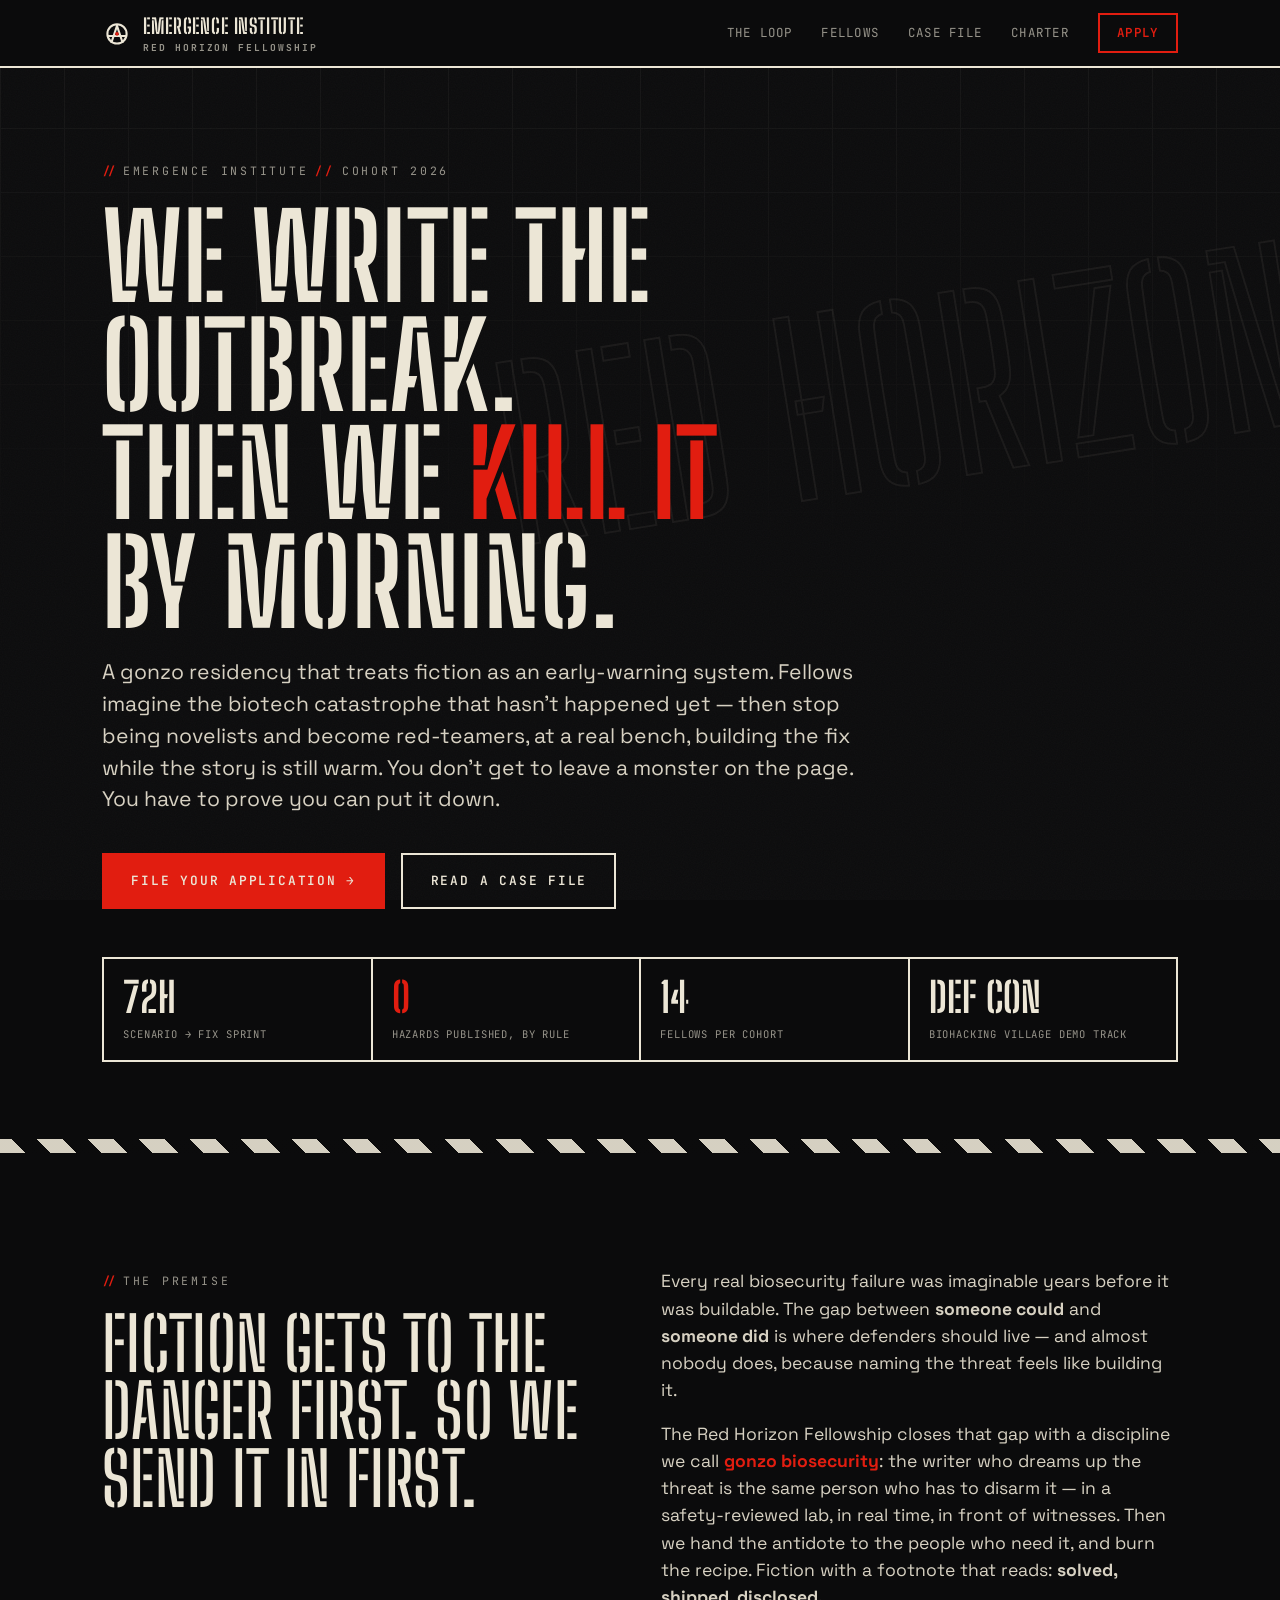
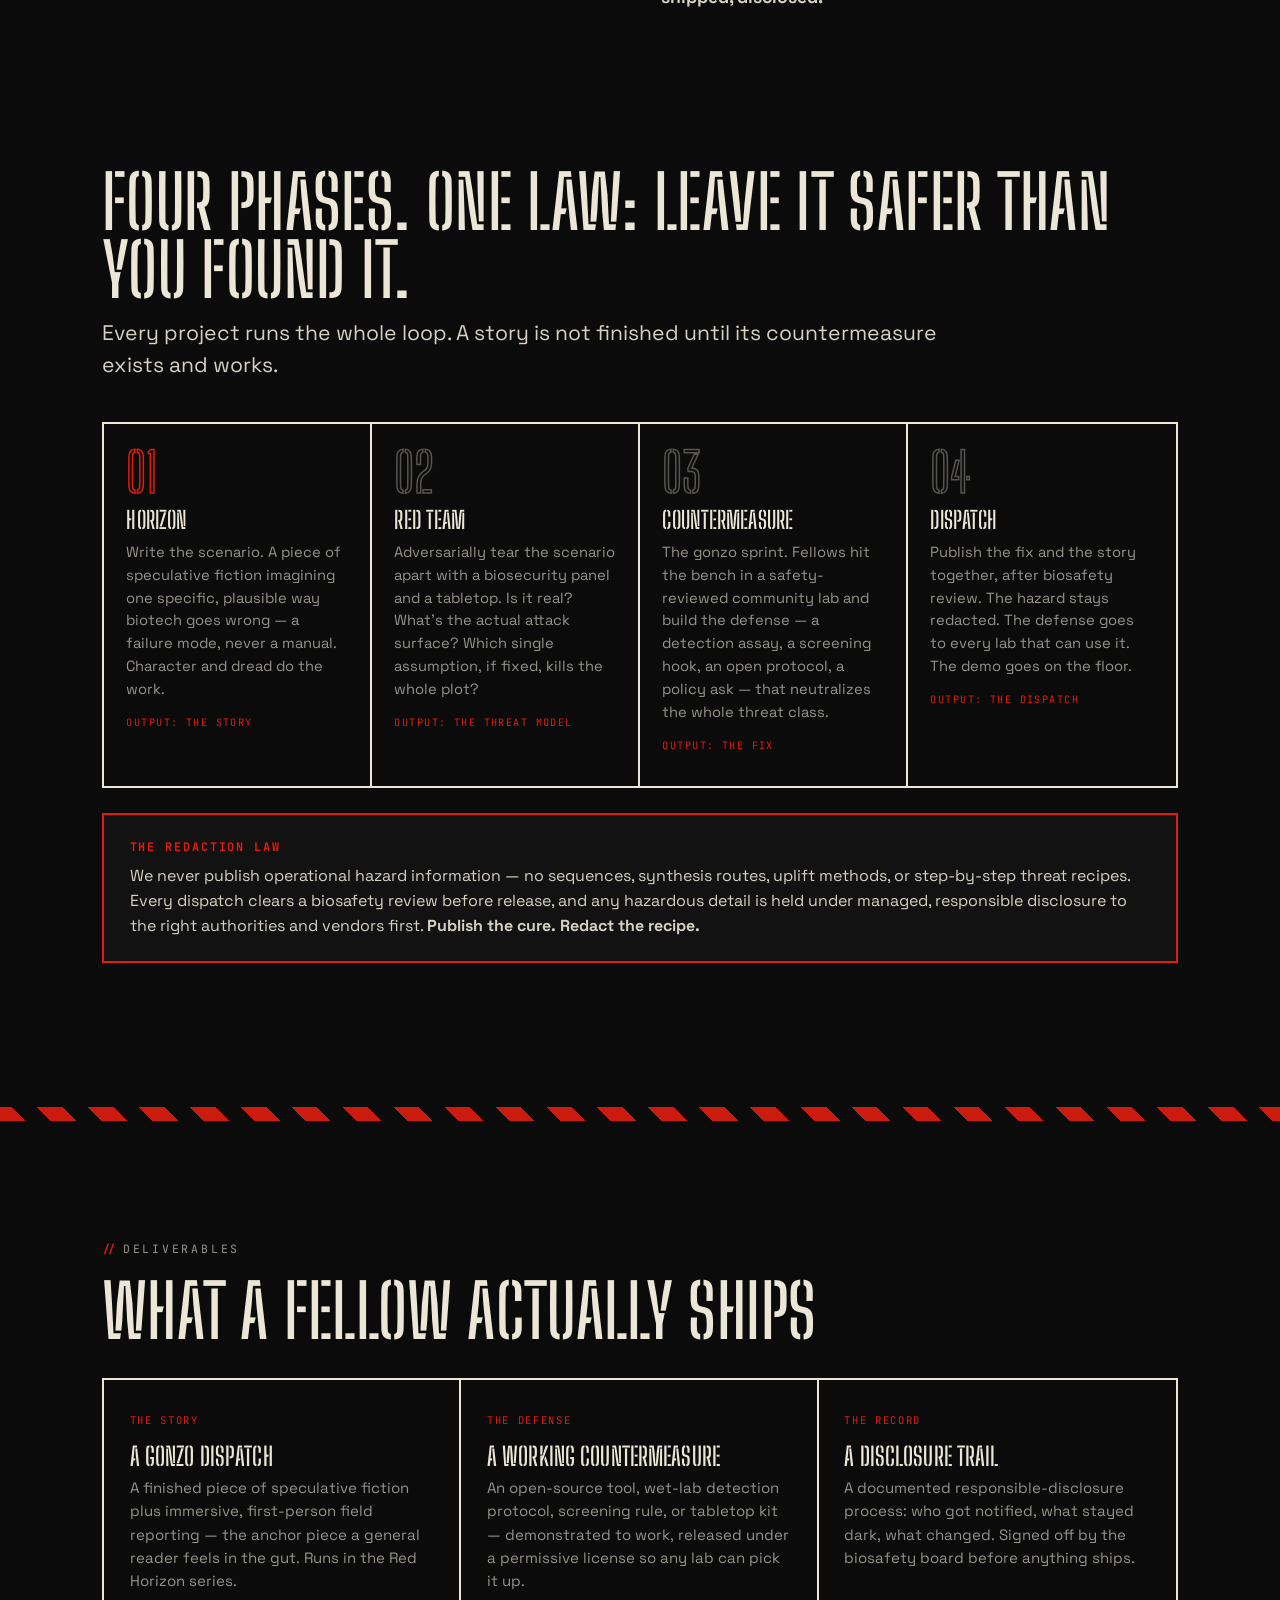
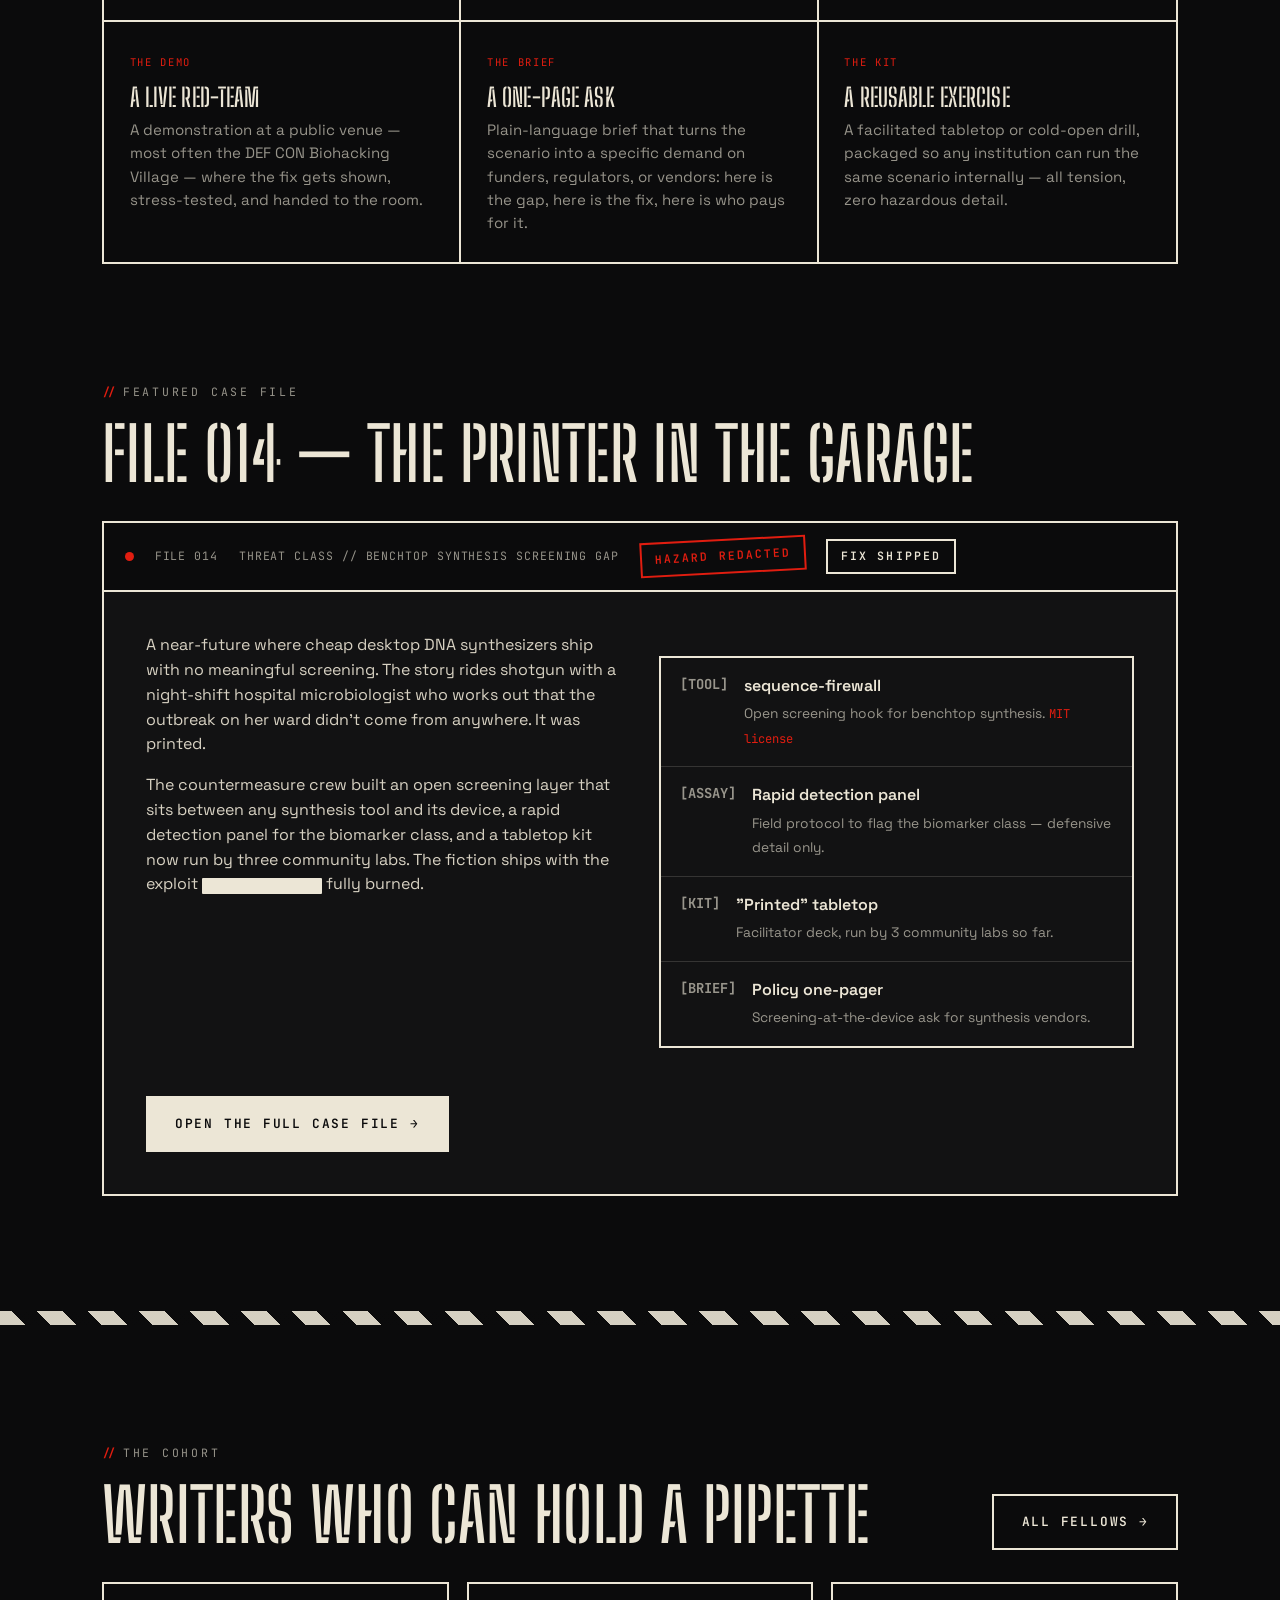
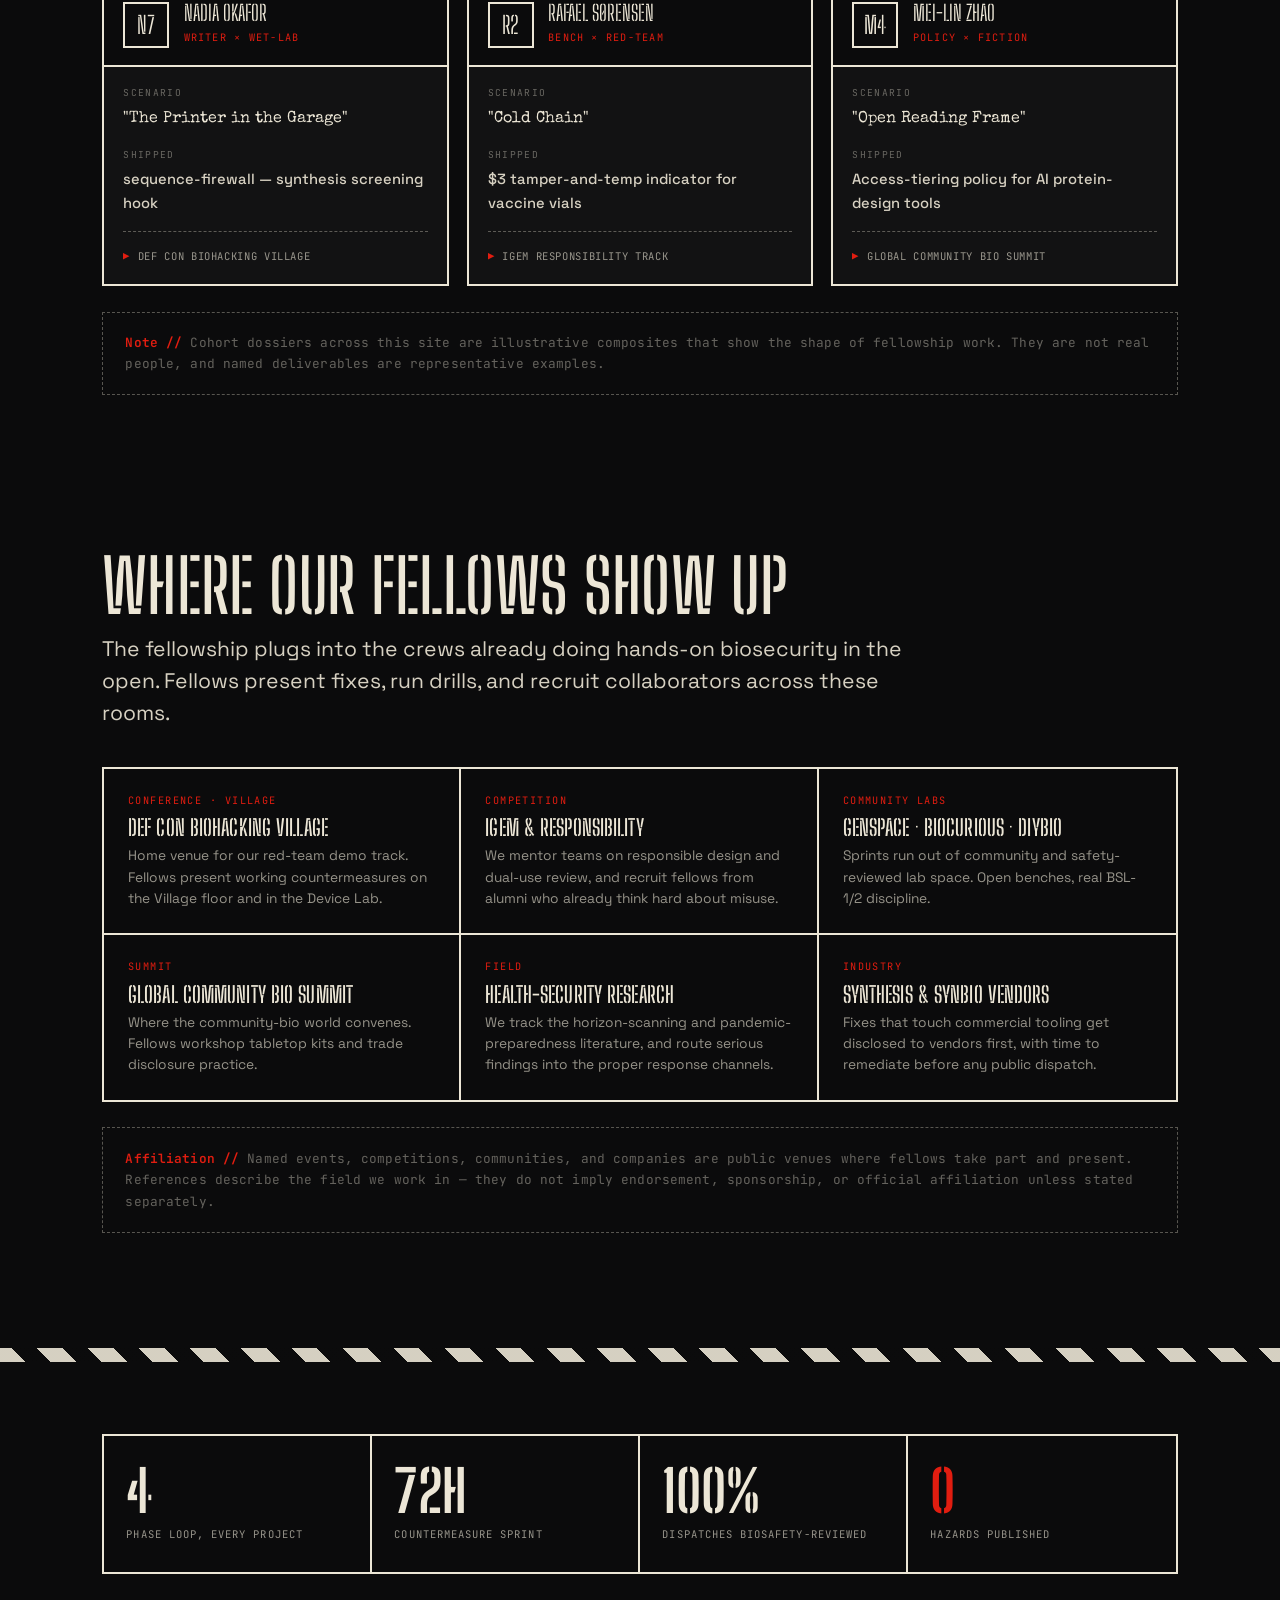
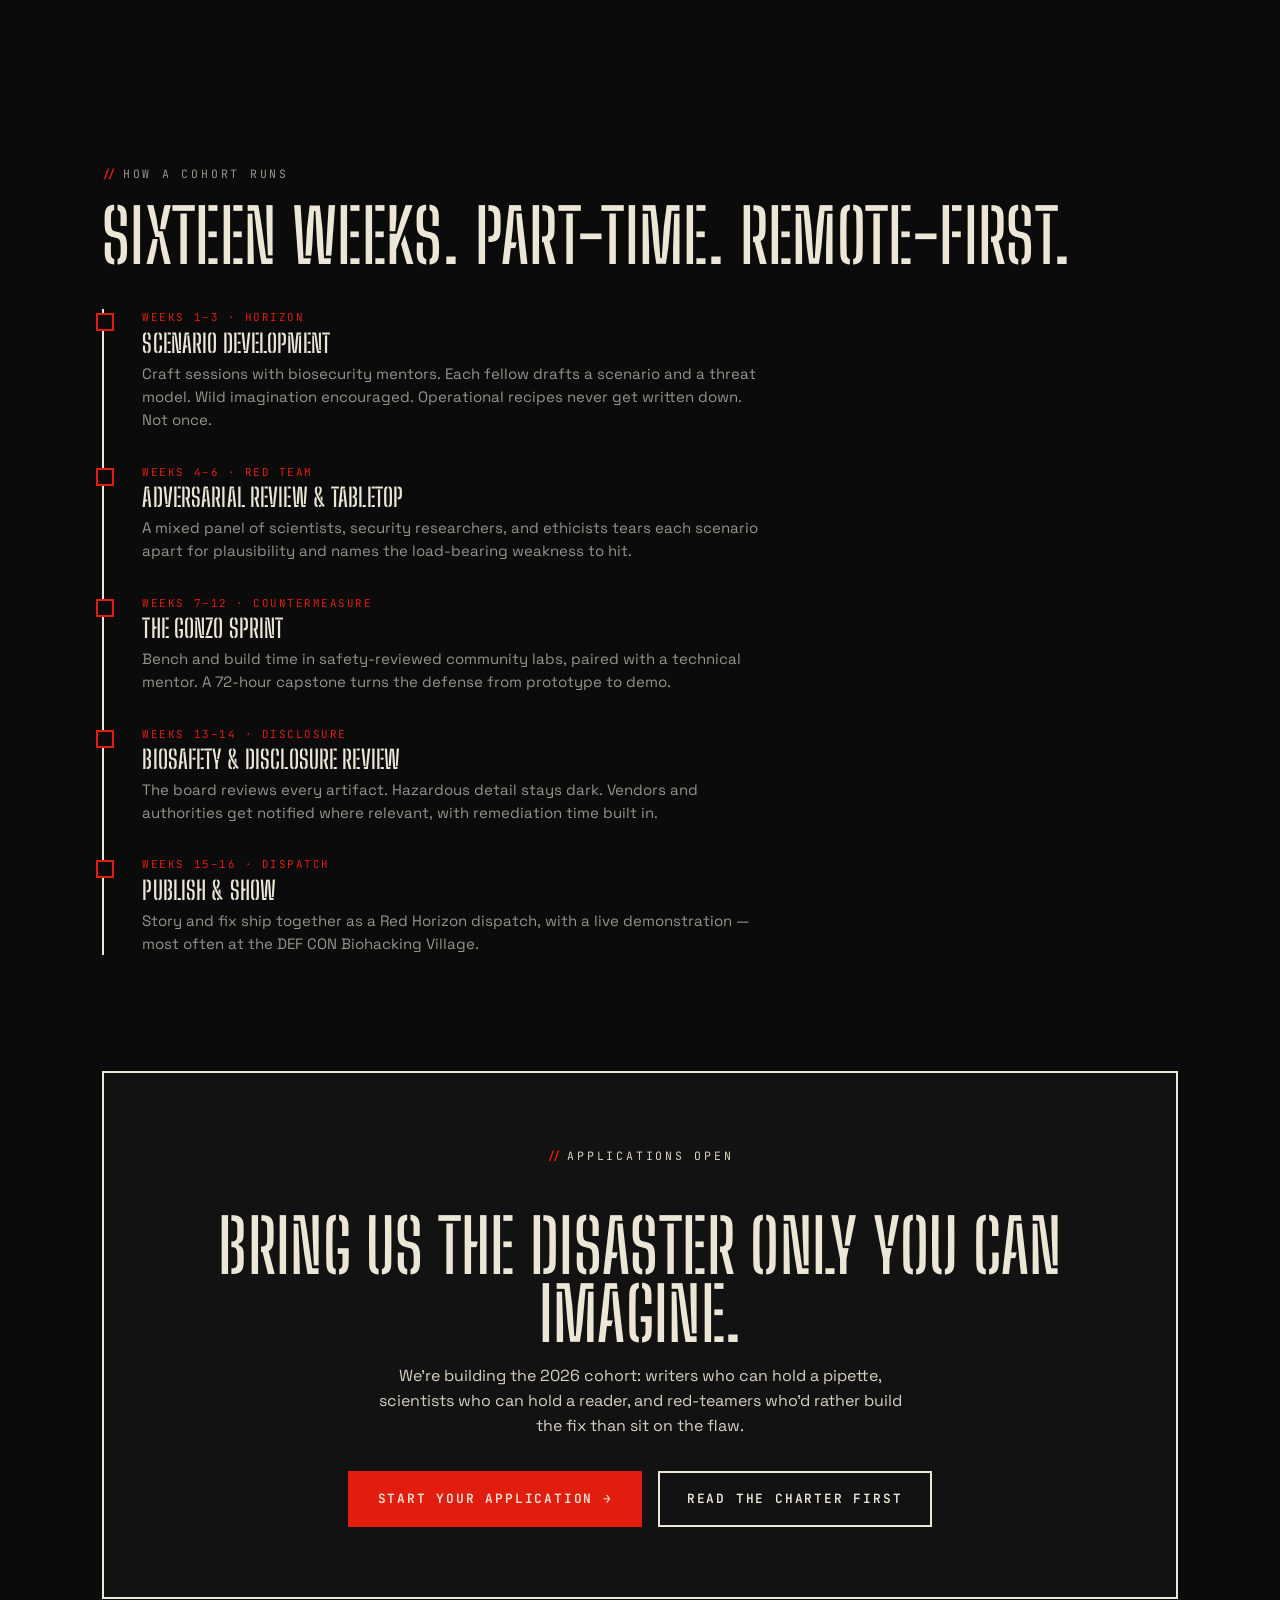
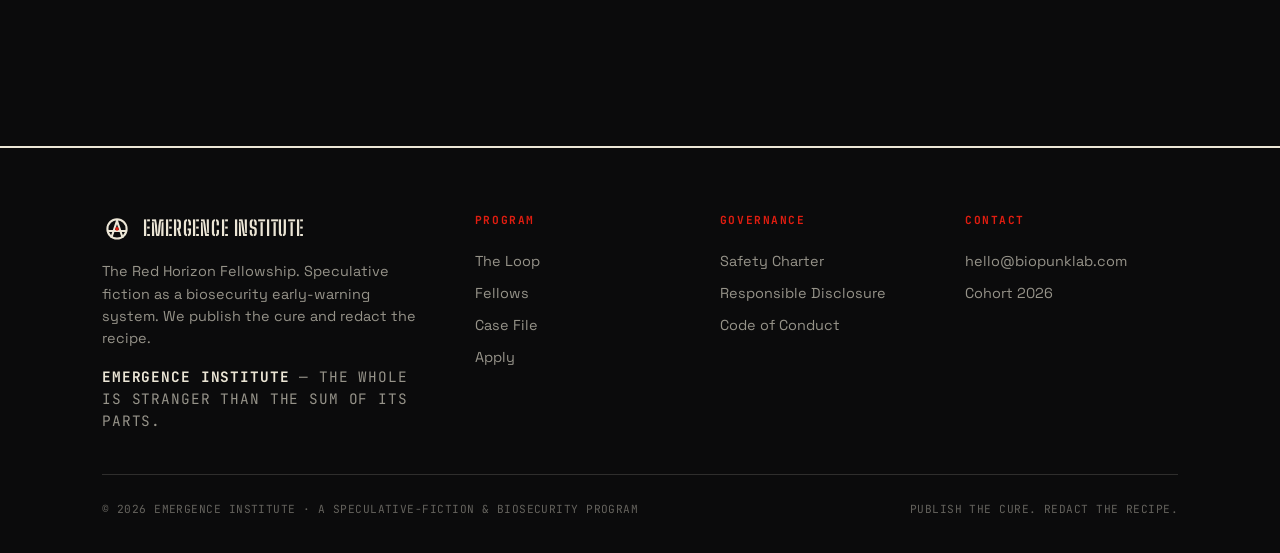
<file: index.html>
<!DOCTYPE html>
<html lang="en">
<head>
<meta charset="UTF-8" />
<meta name="viewport" content="width=device-width, initial-scale=1.0" />
<title>Emergence Institute — The Red Horizon Fellowship</title>
<meta name="description" content="A gonzo fellowship that writes the biotech disaster that hasn't happened yet — then red-teams it and builds the fix in the lab before anyone gets hurt. We publish the cure. We redact the recipe." />
<meta property="og:title" content="Emergence Institute — The Red Horizon Fellowship" />
<meta property="og:description" content="Write the outbreak. Red-team it. Kill it in the lab. Ship the cure, redact the recipe." />
<meta property="og:type" content="website" />
<link rel="preconnect" href="https://fonts.googleapis.com" />
<link rel="preconnect" href="https://fonts.gstatic.com" crossorigin />
<link href="https://fonts.googleapis.com/css2?family=Big+Shoulders+Stencil+Display:wght@400;600;700;800&family=JetBrains+Mono:wght@400;500;600&family=Space+Grotesk:wght@400;500;600&family=Special+Elite&display=swap" rel="stylesheet" />
<link rel="stylesheet" href="assets/styles.css" />
<link rel="icon" href="data:image/svg+xml,%3Csvg xmlns='http://www.w3.org/2000/svg' viewBox='0 0 100 100'%3E%3Crect width='100' height='100' fill='%230b0b0c'/%3E%3Ccircle cx='50' cy='52' r='32' fill='none' stroke='%23ece6d6' stroke-width='6'/%3E%3Cpath d='M50 52 L50 24 M50 52 L26 67 M50 52 L74 67' stroke='%23ece6d6' stroke-width='6'/%3E%3Ccircle cx='50' cy='24' r='6' fill='%23ece6d6'/%3E%3Ccircle cx='26' cy='67' r='6' fill='%23ece6d6'/%3E%3Ccircle cx='74' cy='67' r='6' fill='%23ece6d6'/%3E%3Ccircle cx='50' cy='52' r='7' fill='%23e11d10'/%3E%3C/svg%3E" />
</head>
<body>

<!-- ============ NAV ============ -->
<nav class="nav">
  <div class="wrap nav__in">
    <a class="brand" href="index.html" aria-label="Emergence Institute home">
      <svg class="brand__mark" viewBox="0 0 100 100" fill="none" aria-hidden="true">
        <circle cx="50" cy="53" r="32" stroke="#ece6d6" stroke-width="7"/>
        <path d="M50 26 L32 80 M50 26 L68 80 M20 60 H80" stroke="#ece6d6" stroke-width="7" stroke-linecap="square"/>
        <circle cx="50" cy="53" r="6" fill="#e11d10"/>
      </svg>
      <span class="brand__txt">EMERGENCE INSTITUTE<small>Red Horizon Fellowship</small></span>
    </a>
    <div class="nav__links" id="navlinks">
      <a href="#loop">The Loop</a>
      <a href="fellows.html">Fellows</a>
      <a href="case-study.html">Case File</a>
      <a href="charter.html">Charter</a>
      <a class="nav__cta" href="apply.html">Apply</a>
    </div>
    <button class="nav__burger" aria-label="Menu">
      <svg viewBox="0 0 24 24" fill="none" stroke="currentColor" stroke-width="2"><path d="M3 6h18M3 12h18M3 18h18"/></svg>
    </button>
  </div>
</nav>

<!-- ============ HERO ============ -->
<header class="hero">
  <div class="hero__tag">RED HORIZON</div>
  <div class="wrap hero__in">
    <p class="kick reveal">EMERGENCE INSTITUTE <b>//</b> COHORT 2026</p>
    <h1 class="h-hero reveal">We write the outbreak.<br />Then we <span class="venom">kill it</span><br />by morning.</h1>
    <p class="lead reveal">
      A gonzo residency that treats fiction as an early-warning system. Fellows imagine the
      biotech catastrophe that hasn't happened yet — then stop being novelists and become
      red-teamers, at a real bench, building the fix while the story is still warm. You don't
      get to leave a monster on the page. You have to prove you can put it down.
    </p>
    <div class="hero__cta reveal">
      <a class="btn btn--venom" href="apply.html">File your application <span class="btn__arrow">→</span></a>
      <a class="btn" href="case-study.html">Read a case file</a>
    </div>
    <div class="hero__meta reveal">
      <div><b>72H</b><span>scenario → fix sprint</span></div>
      <div><b class="v">0</b><span>hazards published, by rule</span></div>
      <div><b>14</b><span>fellows per cohort</span></div>
      <div><b>DEF&nbsp;CON</b><span>biohacking village demo track</span></div>
    </div>
  </div>
</header>

<div class="tape"></div>

<!-- ============ MANIFESTO ============ -->
<section class="section">
  <div class="wrap">
    <div class="grid grid--2" style="gap:2.6rem; align-items:start;">
      <div class="reveal">
        <p class="kick">The premise</p>
        <h2 class="h-sec" style="margin:1.1rem 0;">Fiction gets to the danger first. So we send it in first.</h2>
      </div>
      <div class="reveal">
        <p style="color:var(--bone-2); font-size:1.1rem;">
          Every real biosecurity failure was imaginable years before it was buildable. The gap
          between <strong>someone could</strong> and <strong>someone did</strong> is where
          defenders should live — and almost nobody does, because naming the threat feels like
          building it.
        </p>
        <p style="color:var(--bone-2); font-size:1.1rem; margin-top:1rem;">
          The Red Horizon Fellowship closes that gap with a discipline we call
          <strong class="venom">gonzo biosecurity</strong>: the writer who dreams up the threat
          is the same person who has to disarm it — in a safety-reviewed lab, in real time, in
          front of witnesses. Then we hand the antidote to the people who need it, and burn the
          recipe. Fiction with a footnote that reads: <strong>solved, shipped, disclosed.</strong>
        </p>
      </div>
    </div>
  </div>
</section>

<!-- ============ THE LOOP ============ -->
<section class="section" id="loop" style="padding-top:0;">
  <div class="wrap">
    <p class="kick reveal">The loop</p>
    <h2 class="h-sec reveal" style="margin:1.1rem 0 .8rem;">Four phases. One law: leave it safer than you found it.</h2>
    <p class="lead reveal">Every project runs the whole loop. A story is not finished until its countermeasure exists and works.</p>

    <div class="loop">
      <div class="phase phase--live reveal">
        <div class="phase__no">01</div>
        <h3>Horizon</h3>
        <p>Write the scenario. A piece of speculative fiction imagining one specific, plausible way biotech goes wrong — a failure mode, never a manual. Character and dread do the work.</p>
        <small>Output: the story</small>
      </div>
      <div class="phase reveal">
        <div class="phase__no">02</div>
        <h3>Red Team</h3>
        <p>Adversarially tear the scenario apart with a biosecurity panel and a tabletop. Is it real? What's the actual attack surface? Which single assumption, if fixed, kills the whole plot?</p>
        <small>Output: the threat model</small>
      </div>
      <div class="phase reveal">
        <div class="phase__no">03</div>
        <h3>Countermeasure</h3>
        <p>The gonzo sprint. Fellows hit the bench in a safety-reviewed community lab and build the defense — a detection assay, a screening hook, an open protocol, a policy ask — that neutralizes the whole threat class.</p>
        <small>Output: the fix</small>
      </div>
      <div class="phase reveal">
        <div class="phase__no">04</div>
        <h3>Dispatch</h3>
        <p>Publish the fix and the story together, after biosafety review. The hazard stays redacted. The defense goes to every lab that can use it. The demo goes on the floor.</p>
        <small>Output: the dispatch</small>
      </div>
    </div>

    <div class="callout callout--warn reveal" style="margin-top:1.6rem;">
      <h4>The redaction law</h4>
      <p>We never publish operational hazard information — no sequences, synthesis routes, uplift methods, or step-by-step threat recipes. Every dispatch clears a biosafety review before release, and any hazardous detail is held under managed, responsible disclosure to the right authorities and vendors first. <strong>Publish the cure. Redact the recipe.</strong></p>
    </div>
  </div>
</section>

<div class="tape tape--venom"></div>

<!-- ============ WHAT FELLOWS SHIP ============ -->
<section class="section">
  <div class="wrap">
    <p class="kick reveal">Deliverables</p>
    <h2 class="h-sec reveal" style="margin:1.1rem 0 2rem;">What a fellow actually ships</h2>
    <div class="grid grid--3">
      <div class="card reveal"><span class="card__tag">The Story</span><h3>A gonzo dispatch</h3><p>A finished piece of speculative fiction plus immersive, first-person field reporting — the anchor piece a general reader feels in the gut. Runs in the Red Horizon series.</p></div>
      <div class="card reveal"><span class="card__tag">The Defense</span><h3>A working countermeasure</h3><p>An open-source tool, wet-lab detection protocol, screening rule, or tabletop kit — demonstrated to work, released under a permissive license so any lab can pick it up.</p></div>
      <div class="card reveal"><span class="card__tag">The Record</span><h3>A disclosure trail</h3><p>A documented responsible-disclosure process: who got notified, what stayed dark, what changed. Signed off by the biosafety board before anything ships.</p></div>
      <div class="card reveal"><span class="card__tag">The Demo</span><h3>A live red-team</h3><p>A demonstration at a public venue — most often the DEF CON Biohacking Village — where the fix gets shown, stress-tested, and handed to the room.</p></div>
      <div class="card reveal"><span class="card__tag">The Brief</span><h3>A one-page ask</h3><p>Plain-language brief that turns the scenario into a specific demand on funders, regulators, or vendors: here is the gap, here is the fix, here is who pays for it.</p></div>
      <div class="card reveal"><span class="card__tag">The Kit</span><h3>A reusable exercise</h3><p>A facilitated tabletop or cold-open drill, packaged so any institution can run the same scenario internally — all tension, zero hazardous detail.</p></div>
    </div>
  </div>
</section>

<!-- ============ FEATURED DISPATCH ============ -->
<section class="section" style="padding-top:0;">
  <div class="wrap">
    <p class="kick reveal">Featured case file</p>
    <h2 class="h-sec reveal" style="margin:1.1rem 0 2rem;">File 014 — The Printer in the Garage</h2>
    <div class="dispatch reveal">
      <div class="dispatch__hd">
        <span class="live"></span>
        <span>FILE&nbsp;014</span>
        <span>THREAT CLASS // benchtop synthesis screening gap</span>
        <span class="stamp stamp--venom">HAZARD REDACTED</span>
        <span class="stamp stamp--bone">FIX SHIPPED</span>
      </div>
      <div class="dispatch__body">
        <div class="grid grid--2" style="gap:2.4rem; align-items:start;">
          <div>
            <p style="color:var(--bone-2); margin-bottom:1rem;">
              A near-future where cheap desktop DNA synthesizers ship with no meaningful
              screening. The story rides shotgun with a night-shift hospital microbiologist who
              works out that the outbreak on her ward didn't come from anywhere. It was printed.
            </p>
            <p style="color:var(--bone-2);">
              The countermeasure crew built an open screening layer that sits between any
              synthesis tool and its device, a rapid detection panel for the biomarker class,
              and a tabletop kit now run by three community labs. The fiction ships with the
              exploit <span class="redact-bar" style="width:120px;"></span> fully burned.
            </p>
          </div>
          <div>
            <div class="artifacts">
              <div class="artifact"><span class="artifact__ic">[TOOL]</span><div><b>sequence-firewall</b><span>Open screening hook for benchtop synthesis. <code>MIT license</code></span></div></div>
              <div class="artifact"><span class="artifact__ic">[ASSAY]</span><div><b>Rapid detection panel</b><span>Field protocol to flag the biomarker class — defensive detail only.</span></div></div>
              <div class="artifact"><span class="artifact__ic">[KIT]</span><div><b>"Printed" tabletop</b><span>Facilitator deck, run by 3 community labs so far.</span></div></div>
              <div class="artifact"><span class="artifact__ic">[BRIEF]</span><div><b>Policy one-pager</b><span>Screening-at-the-device ask for synthesis vendors.</span></div></div>
            </div>
          </div>
        </div>
        <div style="margin-top:1.6rem;">
          <a class="btn btn--fill" href="case-study.html">Open the full case file <span class="btn__arrow">→</span></a>
        </div>
      </div>
    </div>
  </div>
</section>

<div class="tape"></div>

<!-- ============ COHORT PREVIEW ============ -->
<section class="section">
  <div class="wrap">
    <div style="display:flex; justify-content:space-between; align-items:flex-end; flex-wrap:wrap; gap:1rem;">
      <div class="reveal">
        <p class="kick">The cohort</p>
        <h2 class="h-sec" style="margin-top:1.1rem;">Writers who can hold a pipette</h2>
      </div>
      <a class="btn reveal" href="fellows.html">All fellows →</a>
    </div>

    <div class="dossiers" style="margin-top:2rem;">
      <article class="dossier reveal">
        <div class="dossier__hd"><div class="dossier__id">N7</div><div><div class="dossier__name">Nadia Okafor</div><div class="dossier__role">Writer × Wet-lab</div></div></div>
        <div class="dossier__body">
          <div class="drow"><span>Scenario</span><b class="scn">"The Printer in the Garage"</b></div>
          <div class="drow"><span>Shipped</span><b class="cm">sequence-firewall — synthesis screening hook</b></div>
          <div class="dossier__venue">DEF CON Biohacking Village</div>
        </div>
      </article>
      <article class="dossier reveal">
        <div class="dossier__hd"><div class="dossier__id">R2</div><div><div class="dossier__name">Rafael Sørensen</div><div class="dossier__role">Bench × Red-team</div></div></div>
        <div class="dossier__body">
          <div class="drow"><span>Scenario</span><b class="scn">"Cold Chain"</b></div>
          <div class="drow"><span>Shipped</span><b class="cm">$3 tamper-and-temp indicator for vaccine vials</b></div>
          <div class="dossier__venue">iGEM Responsibility track</div>
        </div>
      </article>
      <article class="dossier reveal">
        <div class="dossier__hd"><div class="dossier__id">M4</div><div><div class="dossier__name">Mei-Lin Zhao</div><div class="dossier__role">Policy × Fiction</div></div></div>
        <div class="dossier__body">
          <div class="drow"><span>Scenario</span><b class="scn">"Open Reading Frame"</b></div>
          <div class="drow"><span>Shipped</span><b class="cm">Access-tiering policy for AI protein-design tools</b></div>
          <div class="dossier__venue">Global Community Bio Summit</div>
        </div>
      </article>
    </div>

    <p class="disclaimer reveal" style="margin-top:1.6rem;">
      <b>Note //</b> Cohort dossiers across this site are illustrative composites that show the
      shape of fellowship work. They are not real people, and named deliverables are
      representative examples.
    </p>
  </div>
</section>

<!-- ============ THE SCENE ============ -->
<section class="section" style="padding-top:0;">
  <div class="wrap">
    <p class="kick reveal">The scene</p>
    <h2 class="h-sec reveal" style="margin:1.1rem 0 .8rem;">Where our fellows show up</h2>
    <p class="lead reveal">The fellowship plugs into the crews already doing hands-on biosecurity in the open. Fellows present fixes, run drills, and recruit collaborators across these rooms.</p>

    <div class="venues">
      <div class="venue reveal"><div class="venue__k">Conference · Village</div><h3>DEF CON Biohacking Village</h3><p>Home venue for our red-team demo track. Fellows present working countermeasures on the Village floor and in the Device Lab.</p></div>
      <div class="venue reveal"><div class="venue__k">Competition</div><h3>iGEM &amp; Responsibility</h3><p>We mentor teams on responsible design and dual-use review, and recruit fellows from alumni who already think hard about misuse.</p></div>
      <div class="venue reveal"><div class="venue__k">Community Labs</div><h3>Genspace · BioCurious · DIYbio</h3><p>Sprints run out of community and safety-reviewed lab space. Open benches, real BSL-1/2 discipline.</p></div>
      <div class="venue reveal"><div class="venue__k">Summit</div><h3>Global Community Bio Summit</h3><p>Where the community-bio world convenes. Fellows workshop tabletop kits and trade disclosure practice.</p></div>
      <div class="venue reveal"><div class="venue__k">Field</div><h3>Health-security research</h3><p>We track the horizon-scanning and pandemic-preparedness literature, and route serious findings into the proper response channels.</p></div>
      <div class="venue reveal"><div class="venue__k">Industry</div><h3>Synthesis &amp; synbio vendors</h3><p>Fixes that touch commercial tooling get disclosed to vendors first, with time to remediate before any public dispatch.</p></div>
    </div>

    <p class="disclaimer reveal" style="margin-top:1.6rem;">
      <b>Affiliation //</b> Named events, competitions, communities, and companies are public
      venues where fellows take part and present. References describe the field we work in —
      they do not imply endorsement, sponsorship, or official affiliation unless stated separately.
    </p>
  </div>
</section>

<div class="tape"></div>

<!-- ============ STATS ============ -->
<section class="section section--tight">
  <div class="wrap">
    <div class="band reveal">
      <div class="stat"><b>4</b><span>phase loop, every project</span></div>
      <div class="stat"><b>72H</b><span>countermeasure sprint</span></div>
      <div class="stat"><b>100%</b><span>dispatches biosafety-reviewed</span></div>
      <div class="stat"><b class="v">0</b><span>hazards published</span></div>
    </div>
  </div>
</section>

<!-- ============ HOW A COHORT RUNS ============ -->
<section class="section">
  <div class="wrap">
    <p class="kick reveal">How a cohort runs</p>
    <h2 class="h-sec reveal" style="margin:1.1rem 0 .4rem;">Sixteen weeks. Part-time. Remote-first.</h2>
    <div class="tl">
      <div class="tl__row reveal"><div class="tl__k">Weeks 1–3 · Horizon</div><h3>Scenario development</h3><p>Craft sessions with biosecurity mentors. Each fellow drafts a scenario and a threat model. Wild imagination encouraged. Operational recipes never get written down. Not once.</p></div>
      <div class="tl__row reveal"><div class="tl__k">Weeks 4–6 · Red Team</div><h3>Adversarial review &amp; tabletop</h3><p>A mixed panel of scientists, security researchers, and ethicists tears each scenario apart for plausibility and names the load-bearing weakness to hit.</p></div>
      <div class="tl__row reveal"><div class="tl__k">Weeks 7–12 · Countermeasure</div><h3>The gonzo sprint</h3><p>Bench and build time in safety-reviewed community labs, paired with a technical mentor. A 72-hour capstone turns the defense from prototype to demo.</p></div>
      <div class="tl__row reveal"><div class="tl__k">Weeks 13–14 · Disclosure</div><h3>Biosafety &amp; disclosure review</h3><p>The board reviews every artifact. Hazardous detail stays dark. Vendors and authorities get notified where relevant, with remediation time built in.</p></div>
      <div class="tl__row reveal"><div class="tl__k">Weeks 15–16 · Dispatch</div><h3>Publish &amp; show</h3><p>Story and fix ship together as a Red Horizon dispatch, with a live demonstration — most often at the DEF CON Biohacking Village.</p></div>
    </div>
  </div>
</section>

<!-- ============ CTA ============ -->
<section class="section" style="padding-top:0;">
  <div class="wrap">
    <div class="cta reveal">
      <p class="kick" style="justify-content:center;">Applications open</p>
      <h2 class="h-sec" style="margin-top:1rem;">Bring us the disaster only you can imagine.</h2>
      <p>We're building the 2026 cohort: writers who can hold a pipette, scientists who can hold a reader, and red-teamers who'd rather build the fix than sit on the flaw.</p>
      <div class="hero__cta">
        <a class="btn btn--venom" href="apply.html">Start your application <span class="btn__arrow">→</span></a>
        <a class="btn" href="charter.html">Read the charter first</a>
      </div>
    </div>
  </div>
</section>

<!-- ============ FOOTER ============ -->
<footer class="foot">
  <div class="wrap">
    <div class="foot__grid">
      <div class="foot__brand">
        <a class="brand" href="index.html">
          <svg class="brand__mark" viewBox="0 0 100 100" fill="none" aria-hidden="true">
            <circle cx="50" cy="53" r="32" stroke="#ece6d6" stroke-width="7"/>
            <path d="M50 26 L32 80 M50 26 L68 80 M20 60 H80" stroke="#ece6d6" stroke-width="7" stroke-linecap="square"/>
            <circle cx="50" cy="53" r="6" fill="#e11d10"/>
          </svg>
          <span class="brand__txt">EMERGENCE INSTITUTE</span>
        </a>
        <p>The Red Horizon Fellowship. Speculative fiction as a biosecurity early-warning system. We publish the cure and redact the recipe.</p>
        <p class="foot__fam"><b>EMERGENCE INSTITUTE</b> — the whole is stranger than the sum of its parts.</p>
      </div>
      <div class="foot__col"><h4>Program</h4><a href="#loop">The Loop</a><a href="fellows.html">Fellows</a><a href="case-study.html">Case File</a><a href="apply.html">Apply</a></div>
      <div class="foot__col"><h4>Governance</h4><a href="charter.html">Safety Charter</a><a href="charter.html#disclosure">Responsible Disclosure</a><a href="charter.html#conduct">Code of Conduct</a></div>
      <div class="foot__col"><h4>Contact</h4><a href="mailto:hello@biopunklab.com">hello@biopunklab.com</a><a href="apply.html">Cohort 2026</a></div>
    </div>
    <div class="foot__bot">
      <span>© <span data-year>2026</span> Emergence Institute · a speculative-fiction &amp; biosecurity program</span>
      <span>Publish the cure. Redact the recipe.</span>
    </div>
  </div>
</footer>

<script src="assets/site.js"></script>
</body>
</html>
</file>
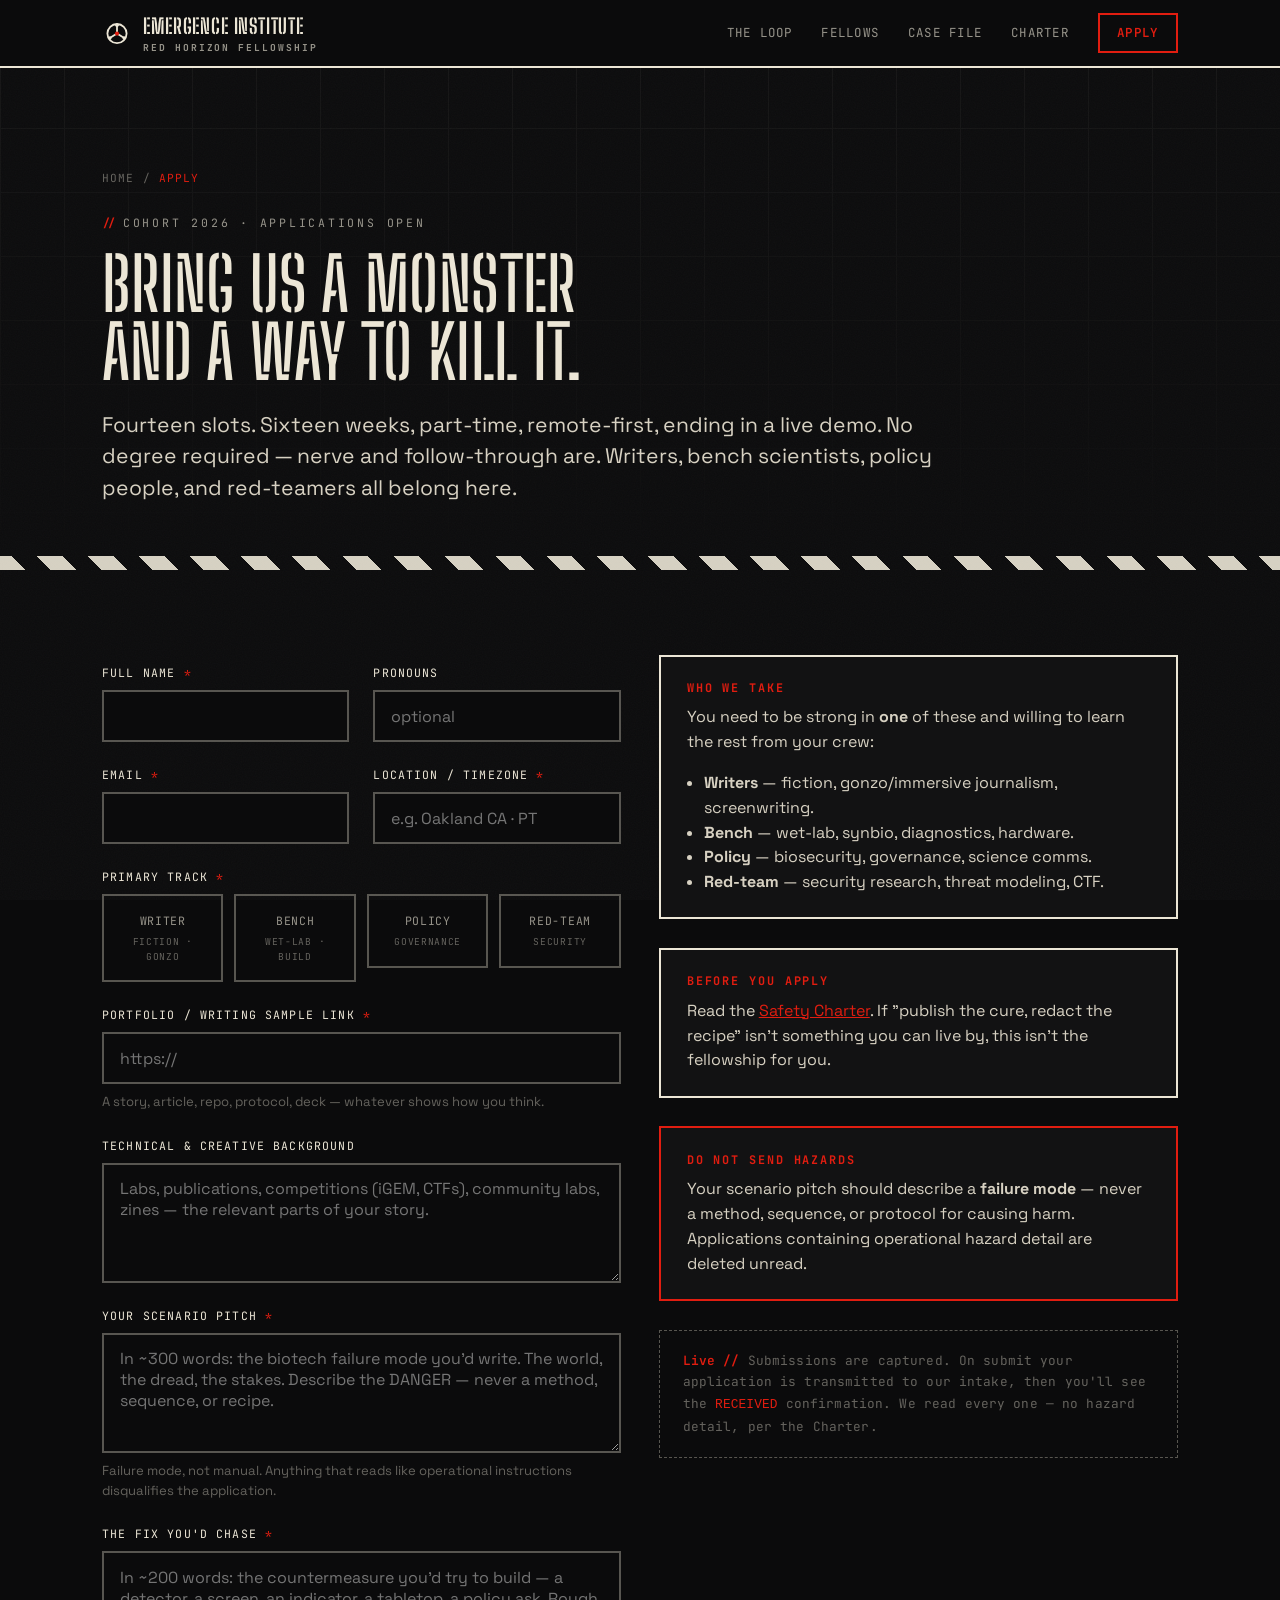
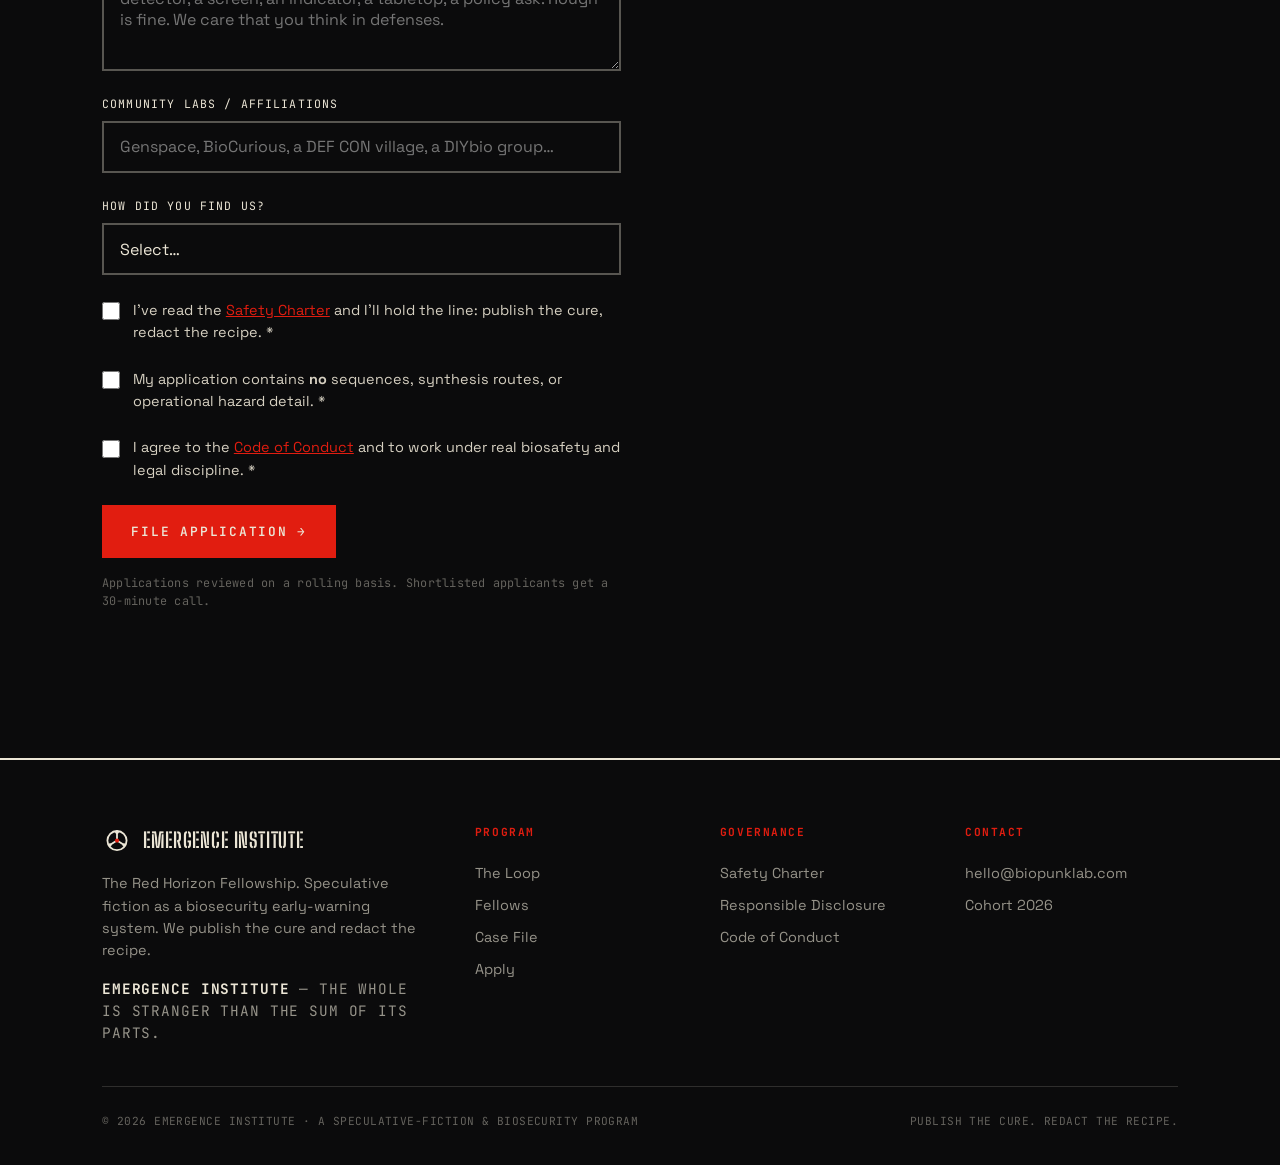
<file: apply.html>
<!DOCTYPE html>
<html lang="en">
<head>
<meta charset="UTF-8" />
<meta name="viewport" content="width=device-width, initial-scale=1.0" />
<title>Apply — Emergence Institute · The Red Horizon Fellowship</title>
<meta name="description" content="Apply to the Red Horizon Fellowship 2026 cohort. Bring a biotech scenario and the fix you'd build. Writers, bench scientists, policy, and red-teamers all welcome." />
<link rel="preconnect" href="https://fonts.googleapis.com" />
<link rel="preconnect" href="https://fonts.gstatic.com" crossorigin />
<link href="https://fonts.googleapis.com/css2?family=Big+Shoulders+Stencil+Display:wght@400;600;700;800&family=JetBrains+Mono:wght@400;500;600&family=Space+Grotesk:wght@400;500;600&family=Special+Elite&display=swap" rel="stylesheet" />
<link rel="stylesheet" href="assets/styles.css" />
<link rel="icon" href="data:image/svg+xml,%3Csvg xmlns='http://www.w3.org/2000/svg' viewBox='0 0 100 100'%3E%3Crect width='100' height='100' fill='%230b0b0c'/%3E%3Ccircle cx='50' cy='52' r='32' fill='none' stroke='%23ece6d6' stroke-width='6'/%3E%3Cpath d='M50 52 L50 24 M50 52 L26 67 M50 52 L74 67' stroke='%23ece6d6' stroke-width='6'/%3E%3Ccircle cx='50' cy='24' r='6' fill='%23ece6d6'/%3E%3Ccircle cx='26' cy='67' r='6' fill='%23ece6d6'/%3E%3Ccircle cx='74' cy='67' r='6' fill='%23ece6d6'/%3E%3Ccircle cx='50' cy='52' r='7' fill='%23e11d10'/%3E%3C/svg%3E" />
</head>
<body>

<nav class="nav">
  <div class="wrap nav__in">
    <a class="brand" href="index.html" aria-label="Emergence Institute home">
      <svg class="brand__mark" viewBox="0 0 100 100" fill="none" aria-hidden="true"><circle cx="50" cy="52" r="32" stroke="#ece6d6" stroke-width="6"/><path d="M50 52 L50 24 M50 52 L26 67 M50 52 L74 67" stroke="#ece6d6" stroke-width="6" stroke-linecap="round"/><circle cx="50" cy="24" r="6" fill="#ece6d6"/><circle cx="26" cy="67" r="6" fill="#ece6d6"/><circle cx="74" cy="67" r="6" fill="#ece6d6"/><circle cx="50" cy="52" r="7" fill="#e11d10"/></svg>
      <span class="brand__txt">EMERGENCE INSTITUTE<small>Red Horizon Fellowship</small></span>
    </a>
    <div class="nav__links" id="navlinks">
      <a href="index.html#loop">The Loop</a>
      <a href="fellows.html">Fellows</a>
      <a href="case-study.html">Case File</a>
      <a href="charter.html">Charter</a>
      <a class="nav__cta" href="apply.html">Apply</a>
    </div>
    <button class="nav__burger" aria-label="Menu"><svg viewBox="0 0 24 24" fill="none" stroke="currentColor" stroke-width="2"><path d="M3 6h18M3 12h18M3 18h18"/></svg></button>
  </div>
</nav>

<header class="phead">
  <div class="wrap">
    <p class="crumbs reveal"><a href="index.html">Home</a> / <span>Apply</span></p>
    <p class="kick reveal">Cohort 2026 · applications open</p>
    <h1 class="h-sec reveal" style="margin-top:1rem;">Bring us a monster<br />and a way to kill it.</h1>
    <p class="lead reveal">Fourteen slots. Sixteen weeks, part-time, remote-first, ending in a live demo. No degree required — nerve and follow-through are. Writers, bench scientists, policy people, and red-teamers all belong here.</p>
  </div>
</header>

<div class="tape"></div>

<section class="section" style="padding-top:clamp(30px,5vw,56px);">
  <div class="wrap">
    <div class="grid grid--2" style="gap:2.4rem; align-items:start;">

      <!-- side rail -->
      <aside class="reveal" style="order:2;">
        <div class="callout">
          <h4>Who we take</h4>
          <p style="margin-bottom:1rem;">You need to be strong in <strong>one</strong> of these and willing to learn the rest from your crew:</p>
          <ul style="margin:0 0 0 1.1rem; color:var(--bone-2);">
            <li><strong>Writers</strong> — fiction, gonzo/immersive journalism, screenwriting.</li>
            <li><strong>Bench</strong> — wet-lab, synbio, diagnostics, hardware.</li>
            <li><strong>Policy</strong> — biosecurity, governance, science comms.</li>
            <li><strong>Red-team</strong> — security research, threat modeling, CTF.</li>
          </ul>
        </div>
        <div class="callout" style="margin-top:1.1rem;">
          <h4>Before you apply</h4>
          <p>Read the <a href="charter.html" style="color:var(--venom); text-decoration:underline;">Safety Charter</a>. If "publish the cure, redact the recipe" isn't something you can live by, this isn't the fellowship for you.</p>
        </div>
        <div class="callout callout--warn" style="margin-top:1.1rem;">
          <h4>Do not send hazards</h4>
          <p>Your scenario pitch should describe a <strong>failure mode</strong> — never a method, sequence, or protocol for causing harm. Applications containing operational hazard detail are deleted unread.</p>
        </div>
        <p class="disclaimer" style="margin-top:1.1rem;">
          <b>Live //</b> Submissions are captured. On submit your application is
          transmitted to our intake, then you'll see the <code style="color:var(--venom)">RECEIVED</code>
          confirmation. We read every one — no hazard detail, per the Charter.
        </p>
      </aside>

      <!-- form -->
      <div style="order:1;">
        <form class="form" data-apply novalidate>
          <div class="grid-2">
            <div class="field"><label for="name">Full name <span class="req">*</span></label><input id="name" name="name" type="text" required autocomplete="name" /></div>
            <div class="field"><label for="pronouns">Pronouns</label><input id="pronouns" name="pronouns" type="text" placeholder="optional" /></div>
          </div>
          <div class="grid-2">
            <div class="field"><label for="email">Email <span class="req">*</span></label><input id="email" name="email" type="email" required autocomplete="email" /></div>
            <div class="field"><label for="location">Location / timezone <span class="req">*</span></label><input id="location" name="location" type="text" required placeholder="e.g. Oakland CA · PT" /></div>
          </div>

          <div class="field">
            <label>Primary track <span class="req">*</span></label>
            <div class="tracks">
              <div class="track"><input type="radio" id="t-writer" name="track" value="writer" required /><label for="t-writer">Writer<small>fiction · gonzo</small></label></div>
              <div class="track"><input type="radio" id="t-bench" name="track" value="bench" /><label for="t-bench">Bench<small>wet-lab · build</small></label></div>
              <div class="track"><input type="radio" id="t-policy" name="track" value="policy" /><label for="t-policy">Policy<small>governance</small></label></div>
              <div class="track"><input type="radio" id="t-redteam" name="track" value="redteam" /><label for="t-redteam">Red-team<small>security</small></label></div>
            </div>
          </div>

          <div class="field"><label for="portfolio">Portfolio / writing sample link <span class="req">*</span></label><input id="portfolio" name="portfolio" type="url" required placeholder="https://" /><span class="hint">A story, article, repo, protocol, deck — whatever shows how you think.</span></div>

          <div class="field"><label for="background">Technical &amp; creative background</label><textarea id="background" name="background" placeholder="Labs, publications, competitions (iGEM, CTFs), community labs, zines — the relevant parts of your story."></textarea></div>

          <div class="field">
            <label for="scenario">Your scenario pitch <span class="req">*</span></label>
            <textarea id="scenario" name="scenario" required placeholder="In ~300 words: the biotech failure mode you'd write. The world, the dread, the stakes. Describe the DANGER — never a method, sequence, or recipe."></textarea>
            <span class="hint">Failure mode, not manual. Anything that reads like operational instructions disqualifies the application.</span>
          </div>

          <div class="field"><label for="fix">The fix you'd chase <span class="req">*</span></label><textarea id="fix" name="fix" required placeholder="In ~200 words: the countermeasure you'd try to build — a detector, a screen, an indicator, a tabletop, a policy ask. Rough is fine. We care that you think in defenses."></textarea></div>

          <div class="field"><label for="affiliation">Community labs / affiliations</label><input id="affiliation" name="affiliation" type="text" placeholder="Genspace, BioCurious, a DEF CON village, a DIYbio group…" /></div>

          <div class="field">
            <label for="heard">How did you find us?</label>
            <select id="heard" name="heard">
              <option value="">Select…</option>
              <option>DEF CON Biohacking Village</option>
              <option>iGEM</option>
              <option>Global Community Bio Summit</option>
              <option>A community / DIYbio lab</option>
              <option>Emergence Institute newsletter or socials</option>
              <option>A current or former fellow</option>
              <option>Other</option>
            </select>
          </div>

          <label class="check"><input type="checkbox" name="attest_charter" required /><span>I've read the <a href="charter.html">Safety Charter</a> and I'll hold the line: publish the cure, redact the recipe. <span class="req">*</span></span></label>
          <label class="check"><input type="checkbox" name="attest_nohazard" required /><span>My application contains <strong>no</strong> sequences, synthesis routes, or operational hazard detail. <span class="req">*</span></span></label>
          <label class="check"><input type="checkbox" name="attest_conduct" required /><span>I agree to the <a href="charter.html#conduct">Code of Conduct</a> and to work under real biosafety and legal discipline. <span class="req">*</span></span></label>

          <div>
            <button class="btn btn--venom" type="submit">File application <span class="btn__arrow">→</span></button>
            <p class="form__note" style="margin-top:1rem;">Applications reviewed on a rolling basis. Shortlisted applicants get a 30-minute call.</p>
          </div>
        </form>

        <div class="form__ok">
          <span class="stamp stamp--venom stamp--big">RECEIVED</span>
          <h3>Application filed.</h3>
          <p>If your scenario makes us nervous in the right way, you'll hear from us for a call. Meanwhile — start sketching the fix.</p>
        </div>
      </div>

    </div>
  </div>
</section>

<footer class="foot">
  <div class="wrap">
    <div class="foot__grid">
      <div class="foot__brand">
        <a class="brand" href="index.html"><svg class="brand__mark" viewBox="0 0 100 100" fill="none" aria-hidden="true"><circle cx="50" cy="52" r="32" stroke="#ece6d6" stroke-width="6"/><path d="M50 52 L50 24 M50 52 L26 67 M50 52 L74 67" stroke="#ece6d6" stroke-width="6" stroke-linecap="round"/><circle cx="50" cy="24" r="6" fill="#ece6d6"/><circle cx="26" cy="67" r="6" fill="#ece6d6"/><circle cx="74" cy="67" r="6" fill="#ece6d6"/><circle cx="50" cy="52" r="7" fill="#e11d10"/></svg><span class="brand__txt">EMERGENCE INSTITUTE</span></a>
        <p>The Red Horizon Fellowship. Speculative fiction as a biosecurity early-warning system. We publish the cure and redact the recipe.</p>
        <p class="foot__fam"><b>EMERGENCE INSTITUTE</b> — the whole is stranger than the sum of its parts.</p>
      </div>
      <div class="foot__col"><h4>Program</h4><a href="index.html#loop">The Loop</a><a href="fellows.html">Fellows</a><a href="case-study.html">Case File</a><a href="apply.html">Apply</a></div>
      <div class="foot__col"><h4>Governance</h4><a href="charter.html">Safety Charter</a><a href="charter.html#disclosure">Responsible Disclosure</a><a href="charter.html#conduct">Code of Conduct</a></div>
      <div class="foot__col"><h4>Contact</h4><a href="mailto:hello@biopunklab.com">hello@biopunklab.com</a><a href="apply.html">Cohort 2026</a></div>
    </div>
    <div class="foot__bot"><span>© <span data-year>2026</span> Emergence Institute · a speculative-fiction &amp; biosecurity program</span><span>Publish the cure. Redact the recipe.</span></div>
  </div>
</footer>

<script src="assets/site.js"></script>
</body>
</html>
</file>
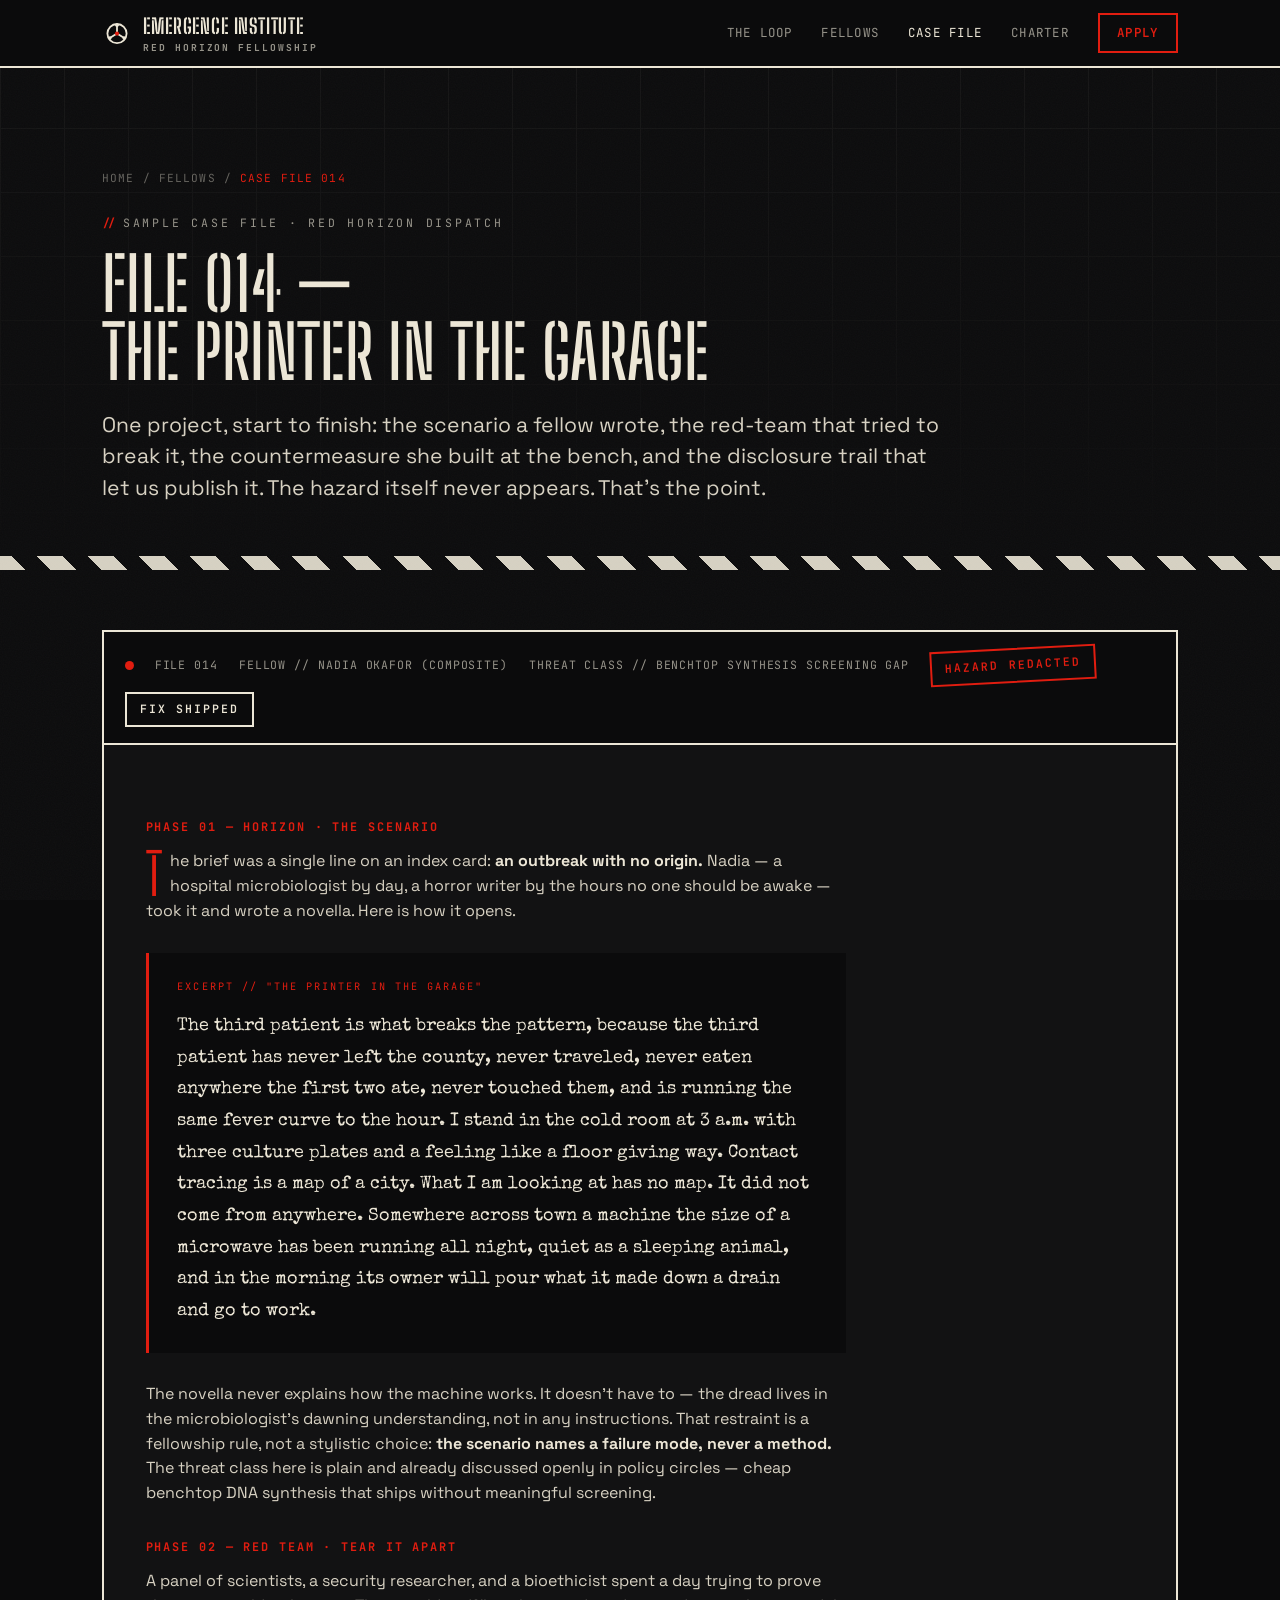
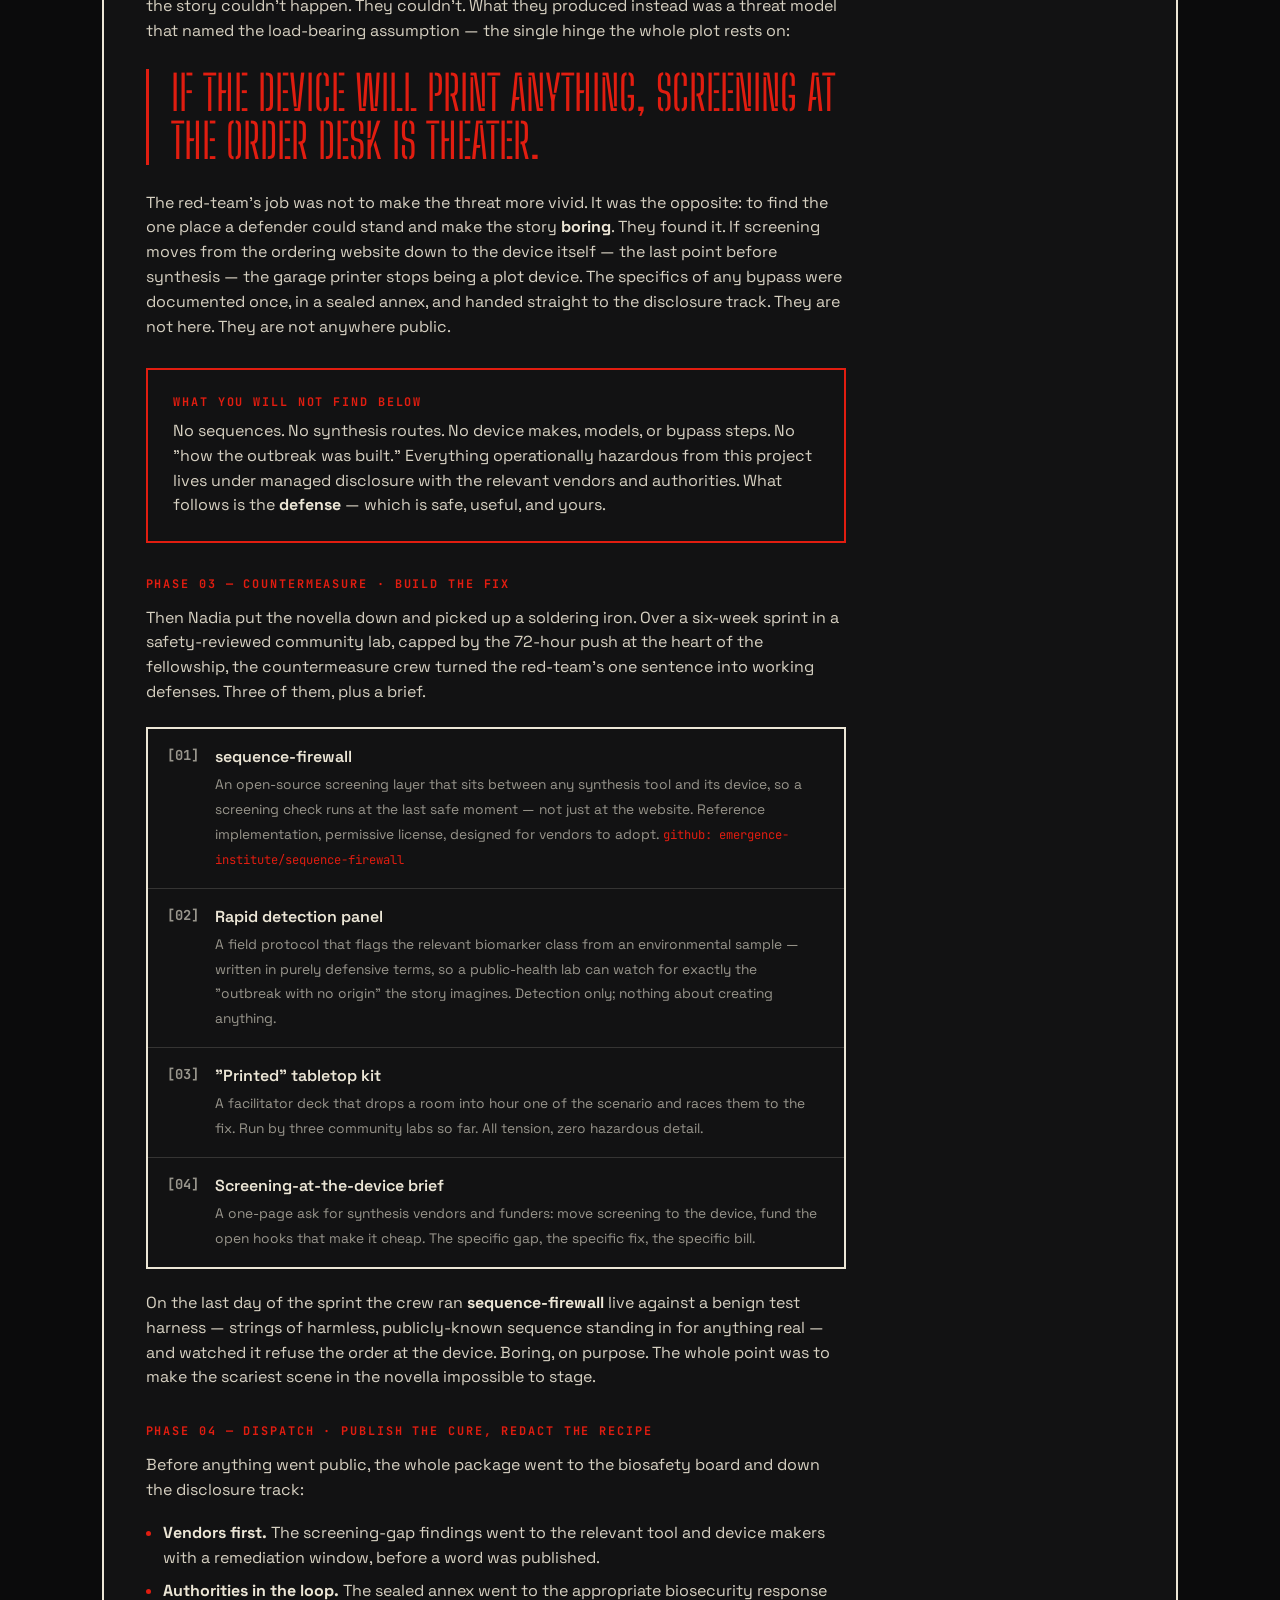
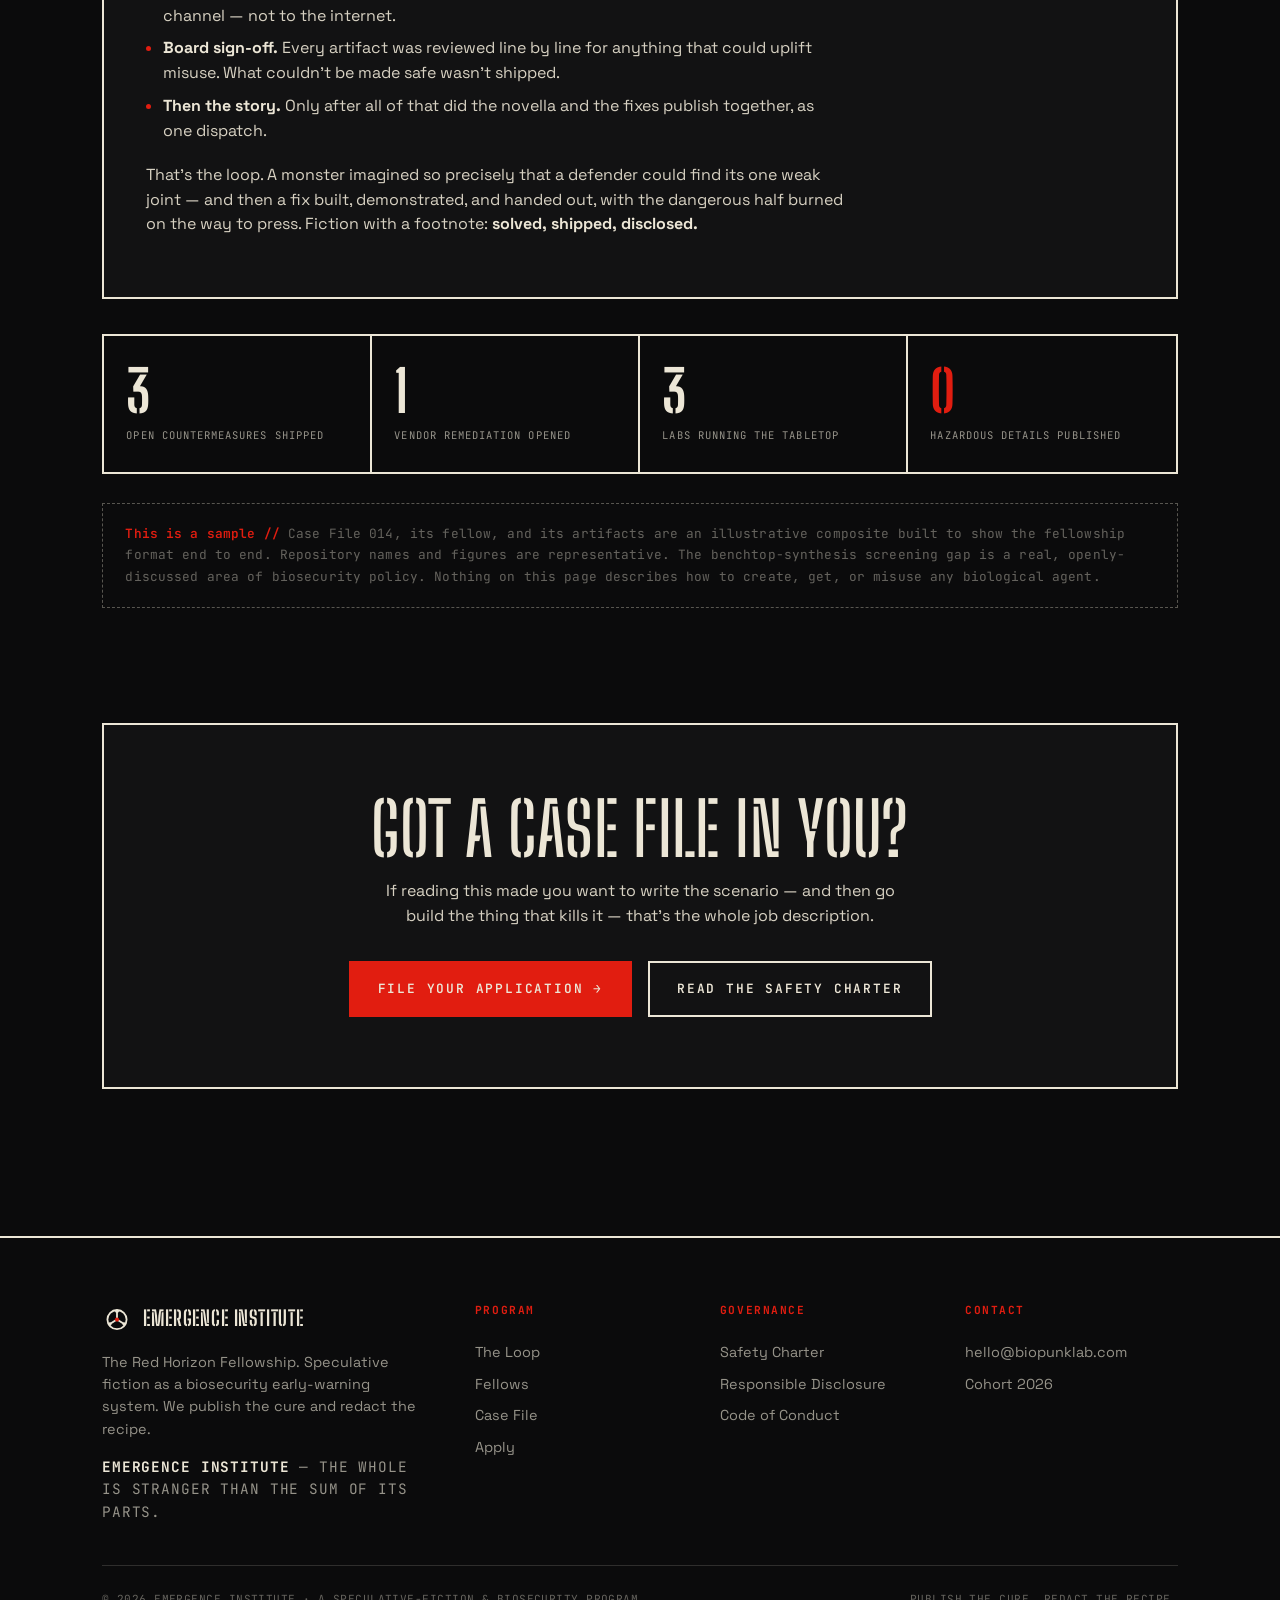
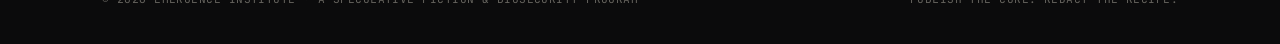
<file: case-study.html>
<!DOCTYPE html>
<html lang="en">
<head>
<meta charset="UTF-8" />
<meta name="viewport" content="width=device-width, initial-scale=1.0" />
<title>Case File 014 — The Printer in the Garage · Emergence Institute</title>
<meta name="description" content="A sample Red Horizon case file: a speculative outbreak scenario, the red-team that tore it apart, and the open countermeasure a fellow built and shipped — with the hazard fully redacted." />
<link rel="preconnect" href="https://fonts.googleapis.com" />
<link rel="preconnect" href="https://fonts.gstatic.com" crossorigin />
<link href="https://fonts.googleapis.com/css2?family=Big+Shoulders+Stencil+Display:wght@400;600;700;800&family=JetBrains+Mono:wght@400;500;600&family=Space+Grotesk:wght@400;500;600&family=Special+Elite&display=swap" rel="stylesheet" />
<link rel="stylesheet" href="assets/styles.css" />
<link rel="icon" href="data:image/svg+xml,%3Csvg xmlns='http://www.w3.org/2000/svg' viewBox='0 0 100 100'%3E%3Crect width='100' height='100' fill='%230b0b0c'/%3E%3Ccircle cx='50' cy='52' r='32' fill='none' stroke='%23ece6d6' stroke-width='6'/%3E%3Cpath d='M50 52 L50 24 M50 52 L26 67 M50 52 L74 67' stroke='%23ece6d6' stroke-width='6'/%3E%3Ccircle cx='50' cy='24' r='6' fill='%23ece6d6'/%3E%3Ccircle cx='26' cy='67' r='6' fill='%23ece6d6'/%3E%3Ccircle cx='74' cy='67' r='6' fill='%23ece6d6'/%3E%3Ccircle cx='50' cy='52' r='7' fill='%23e11d10'/%3E%3C/svg%3E" />
</head>
<body>

<nav class="nav">
  <div class="wrap nav__in">
    <a class="brand" href="index.html" aria-label="Emergence Institute home">
      <svg class="brand__mark" viewBox="0 0 100 100" fill="none" aria-hidden="true"><circle cx="50" cy="52" r="32" stroke="#ece6d6" stroke-width="6"/><path d="M50 52 L50 24 M50 52 L26 67 M50 52 L74 67" stroke="#ece6d6" stroke-width="6" stroke-linecap="round"/><circle cx="50" cy="24" r="6" fill="#ece6d6"/><circle cx="26" cy="67" r="6" fill="#ece6d6"/><circle cx="74" cy="67" r="6" fill="#ece6d6"/><circle cx="50" cy="52" r="7" fill="#e11d10"/></svg>
      <span class="brand__txt">EMERGENCE INSTITUTE<small>Red Horizon Fellowship</small></span>
    </a>
    <div class="nav__links" id="navlinks">
      <a href="index.html#loop">The Loop</a>
      <a href="fellows.html">Fellows</a>
      <a href="case-study.html" class="active">Case File</a>
      <a href="charter.html">Charter</a>
      <a class="nav__cta" href="apply.html">Apply</a>
    </div>
    <button class="nav__burger" aria-label="Menu"><svg viewBox="0 0 24 24" fill="none" stroke="currentColor" stroke-width="2"><path d="M3 6h18M3 12h18M3 18h18"/></svg></button>
  </div>
</nav>

<header class="phead">
  <div class="wrap">
    <p class="crumbs reveal"><a href="index.html">Home</a> / <a href="fellows.html">Fellows</a> / <span>Case File 014</span></p>
    <p class="kick reveal">Sample case file · Red Horizon dispatch</p>
    <h1 class="h-sec reveal" style="margin-top:1rem;">File 014 —<br />The Printer in the Garage</h1>
    <p class="lead reveal">One project, start to finish: the scenario a fellow wrote, the red-team that tried to break it, the countermeasure she built at the bench, and the disclosure trail that let us publish it. The hazard itself never appears. That's the point.</p>
  </div>
</header>

<div class="tape"></div>

<section class="section" style="padding-top:clamp(32px,5vw,60px);">
  <div class="wrap">
    <div class="dispatch reveal">
      <div class="dispatch__hd">
        <span class="live"></span>
        <span>FILE 014</span>
        <span>FELLOW // Nadia Okafor (composite)</span>
        <span>THREAT CLASS // benchtop synthesis screening gap</span>
        <span class="stamp stamp--venom">HAZARD REDACTED</span>
        <span class="stamp stamp--bone">FIX SHIPPED</span>
      </div>
      <div class="dispatch__body">
        <div class="prose">

          <!-- PHASE 01 -->
          <h4>Phase 01 — Horizon · the scenario</h4>
          <p class="first">The brief was a single line on an index card: <strong>an outbreak with no origin.</strong> Nadia — a hospital microbiologist by day, a horror writer by the hours no one should be awake — took it and wrote a novella. Here is how it opens.</p>

          <div class="fiction">
            <span class="tag">Excerpt // "The Printer in the Garage"</span>
            The third patient is what breaks the pattern, because the third patient has never left the county, never traveled, never eaten anywhere the first two ate, never touched them, and is running the same fever curve to the hour. I stand in the cold room at 3 a.m. with three culture plates and a feeling like a floor giving way. Contact tracing is a map of a city. What I am looking at has no map. It did not come from anywhere. Somewhere across town a machine the size of a microwave has been running all night, quiet as a sleeping animal, and in the morning its owner will pour what it made down a drain and go to work.
          </div>

          <p>The novella never explains how the machine works. It doesn't have to — the dread lives in the microbiologist's dawning understanding, not in any instructions. That restraint is a fellowship rule, not a stylistic choice: <strong>the scenario names a failure mode, never a method.</strong> The threat class here is plain and already discussed openly in policy circles — cheap benchtop DNA synthesis that ships without meaningful screening.</p>

          <!-- PHASE 02 -->
          <h4>Phase 02 — Red Team · tear it apart</h4>
          <p>A panel of scientists, a security researcher, and a bioethicist spent a day trying to prove the story couldn't happen. They couldn't. What they produced instead was a threat model that named the load-bearing assumption — the single hinge the whole plot rests on:</p>

          <blockquote class="big-quote venom" style="border-left:3px solid var(--venom); padding-left:1.4rem; margin:1.6rem 0;">If the device will print anything, screening at the order desk is theater.</blockquote>

          <p>The red-team's job was not to make the threat more vivid. It was the opposite: to find the one place a defender could stand and make the story <strong>boring</strong>. They found it. If screening moves from the ordering website down to the device itself — the last point before synthesis — the garage printer stops being a plot device. The specifics of any bypass were documented once, in a sealed annex, and handed straight to the disclosure track. They are not here. They are not anywhere public.</p>

          <div class="callout callout--warn">
            <h4>What you will not find below</h4>
            <p>No sequences. No synthesis routes. No device makes, models, or bypass steps. No "how the outbreak was built." Everything operationally hazardous from this project lives under managed disclosure with the relevant vendors and authorities. What follows is the <strong>defense</strong> — which is safe, useful, and yours.</p>
          </div>

          <!-- PHASE 03 -->
          <h4>Phase 03 — Countermeasure · build the fix</h4>
          <p>Then Nadia put the novella down and picked up a soldering iron. Over a six-week sprint in a safety-reviewed community lab, capped by the 72-hour push at the heart of the fellowship, the countermeasure crew turned the red-team's one sentence into working defenses. Three of them, plus a brief.</p>

          <div class="artifacts">
            <div class="artifact"><span class="artifact__ic">[01]</span><div><b>sequence-firewall</b><span>An open-source screening layer that sits between any synthesis tool and its device, so a screening check runs at the last safe moment — not just at the website. Reference implementation, permissive license, designed for vendors to adopt. <code>github: emergence-institute/sequence-firewall</code></span></div></div>
            <div class="artifact"><span class="artifact__ic">[02]</span><div><b>Rapid detection panel</b><span>A field protocol that flags the relevant biomarker class from an environmental sample — written in purely defensive terms, so a public-health lab can watch for exactly the "outbreak with no origin" the story imagines. Detection only; nothing about creating anything.</span></div></div>
            <div class="artifact"><span class="artifact__ic">[03]</span><div><b>"Printed" tabletop kit</b><span>A facilitator deck that drops a room into hour one of the scenario and races them to the fix. Run by three community labs so far. All tension, zero hazardous detail.</span></div></div>
            <div class="artifact"><span class="artifact__ic">[04]</span><div><b>Screening-at-the-device brief</b><span>A one-page ask for synthesis vendors and funders: move screening to the device, fund the open hooks that make it cheap. The specific gap, the specific fix, the specific bill.</span></div></div>
          </div>

          <p>On the last day of the sprint the crew ran <strong>sequence-firewall</strong> live against a benign test harness — strings of harmless, publicly-known sequence standing in for anything real — and watched it refuse the order at the device. Boring, on purpose. The whole point was to make the scariest scene in the novella impossible to stage.</p>

          <!-- PHASE 04 -->
          <h4>Phase 04 — Dispatch · publish the cure, redact the recipe</h4>
          <p>Before anything went public, the whole package went to the biosafety board and down the disclosure track:</p>
          <ul>
            <li><strong>Vendors first.</strong> The screening-gap findings went to the relevant tool and device makers with a remediation window, before a word was published.</li>
            <li><strong>Authorities in the loop.</strong> The sealed annex went to the appropriate biosecurity response channel — not to the internet.</li>
            <li><strong>Board sign-off.</strong> Every artifact was reviewed line by line for anything that could uplift misuse. What couldn't be made safe wasn't shipped.</li>
            <li><strong>Then the story.</strong> Only after all of that did the novella and the fixes publish together, as one dispatch.</li>
          </ul>

          <p>That's the loop. A monster imagined so precisely that a defender could find its one weak joint — and then a fix built, demonstrated, and handed out, with the dangerous half burned on the way to press. Fiction with a footnote: <strong class="venom">solved, shipped, disclosed.</strong></p>

        </div>
      </div>
    </div>

    <!-- outcome band -->
    <div class="band reveal" style="margin-top:2.2rem;">
      <div class="stat"><b>3</b><span>open countermeasures shipped</span></div>
      <div class="stat"><b>1</b><span>vendor remediation opened</span></div>
      <div class="stat"><b>3</b><span>labs running the tabletop</span></div>
      <div class="stat"><b class="v">0</b><span>hazardous details published</span></div>
    </div>

    <p class="disclaimer reveal" style="margin-top:1.8rem;">
      <b>This is a sample //</b> Case File 014, its fellow, and its artifacts are an illustrative
      composite built to show the fellowship format end to end. Repository names and
      figures are representative. The benchtop-synthesis screening gap is a real, openly-discussed
      area of biosecurity policy. Nothing on this page describes how to create, get, or misuse
      any biological agent.
    </p>
  </div>
</section>

<section class="section" style="padding-top:0;">
  <div class="wrap">
    <div class="cta reveal">
      <h2 class="h-sec">Got a case file in you?</h2>
      <p>If reading this made you want to write the scenario — and then go build the thing that kills it — that's the whole job description.</p>
      <div class="hero__cta">
        <a class="btn btn--venom" href="apply.html">File your application <span class="btn__arrow">→</span></a>
        <a class="btn" href="charter.html">Read the safety charter</a>
      </div>
    </div>
  </div>
</section>

<footer class="foot">
  <div class="wrap">
    <div class="foot__grid">
      <div class="foot__brand">
        <a class="brand" href="index.html"><svg class="brand__mark" viewBox="0 0 100 100" fill="none" aria-hidden="true"><circle cx="50" cy="52" r="32" stroke="#ece6d6" stroke-width="6"/><path d="M50 52 L50 24 M50 52 L26 67 M50 52 L74 67" stroke="#ece6d6" stroke-width="6" stroke-linecap="round"/><circle cx="50" cy="24" r="6" fill="#ece6d6"/><circle cx="26" cy="67" r="6" fill="#ece6d6"/><circle cx="74" cy="67" r="6" fill="#ece6d6"/><circle cx="50" cy="52" r="7" fill="#e11d10"/></svg><span class="brand__txt">EMERGENCE INSTITUTE</span></a>
        <p>The Red Horizon Fellowship. Speculative fiction as a biosecurity early-warning system. We publish the cure and redact the recipe.</p>
        <p class="foot__fam"><b>EMERGENCE INSTITUTE</b> — the whole is stranger than the sum of its parts.</p>
      </div>
      <div class="foot__col"><h4>Program</h4><a href="index.html#loop">The Loop</a><a href="fellows.html">Fellows</a><a href="case-study.html">Case File</a><a href="apply.html">Apply</a></div>
      <div class="foot__col"><h4>Governance</h4><a href="charter.html">Safety Charter</a><a href="charter.html#disclosure">Responsible Disclosure</a><a href="charter.html#conduct">Code of Conduct</a></div>
      <div class="foot__col"><h4>Contact</h4><a href="mailto:hello@biopunklab.com">hello@biopunklab.com</a><a href="apply.html">Cohort 2026</a></div>
    </div>
    <div class="foot__bot"><span>© <span data-year>2026</span> Emergence Institute · a speculative-fiction &amp; biosecurity program</span><span>Publish the cure. Redact the recipe.</span></div>
  </div>
</footer>

<script src="assets/site.js"></script>
</body>
</html>
</file>
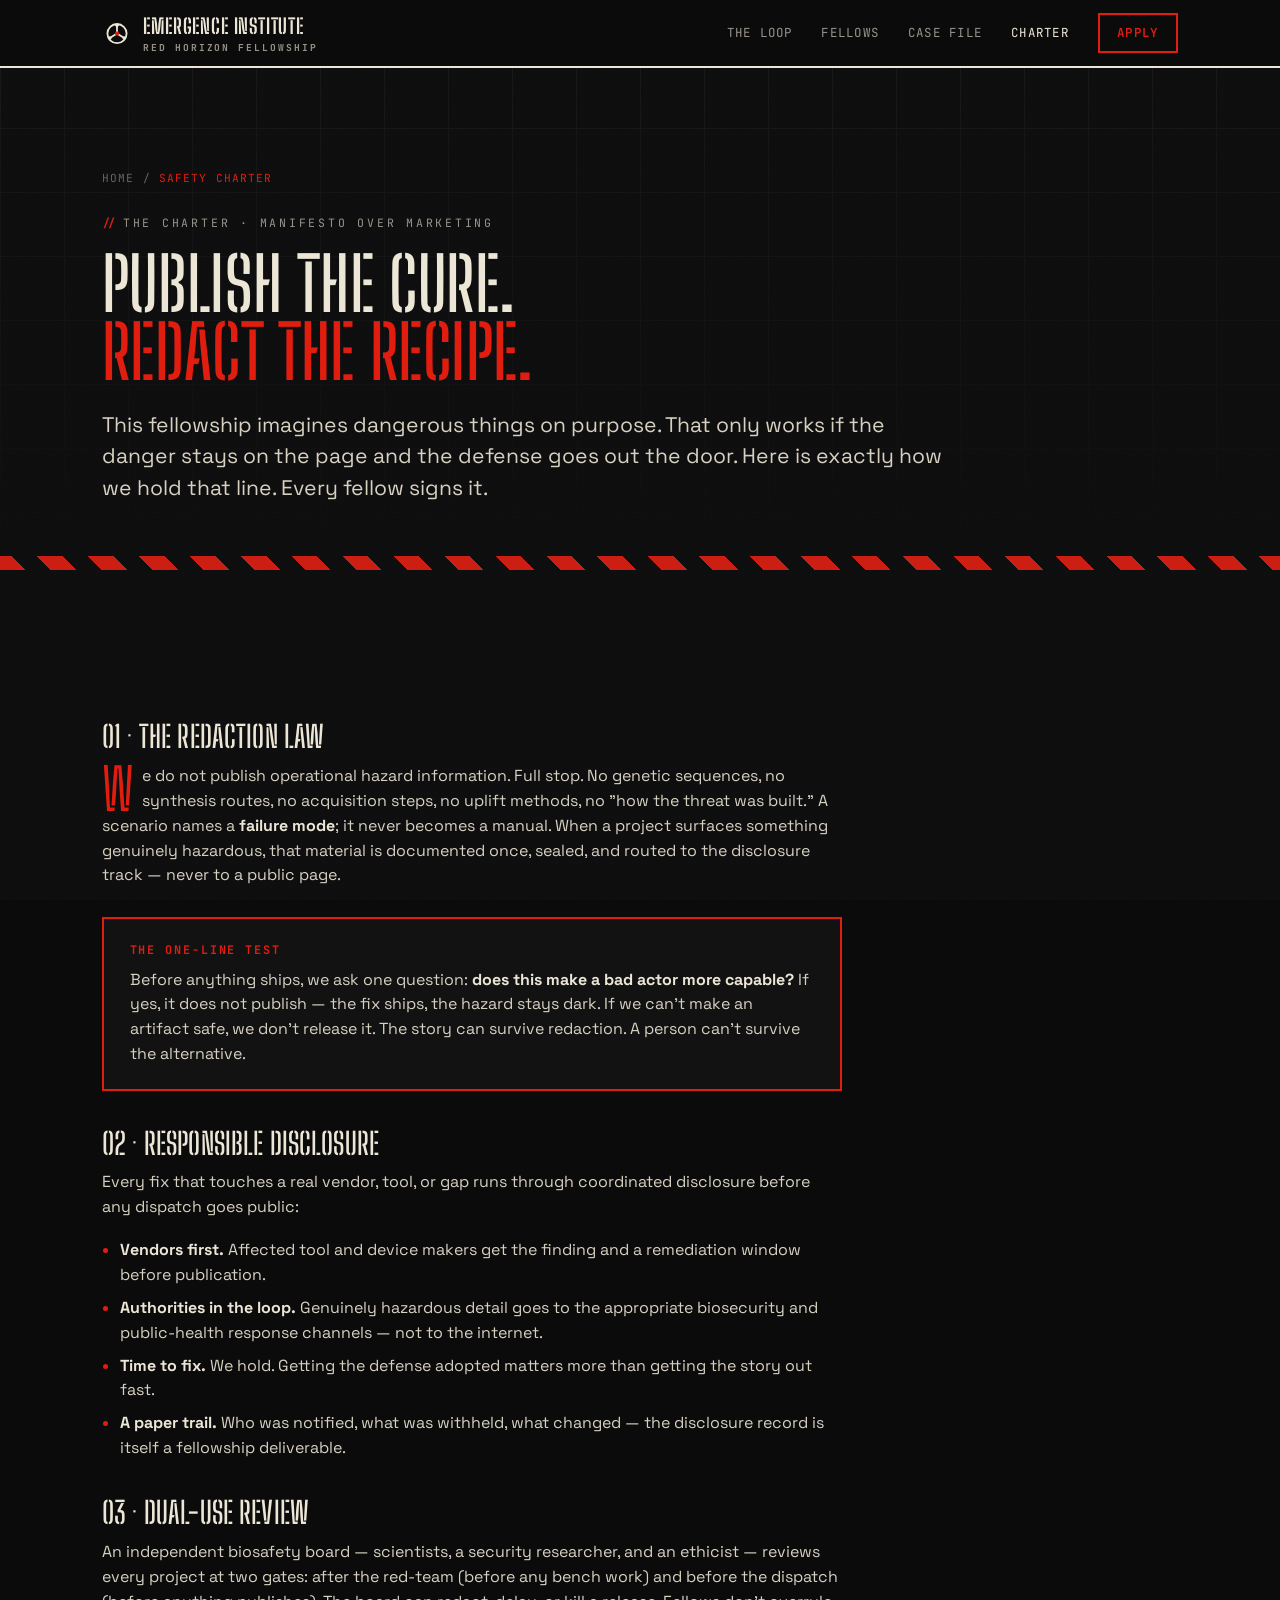
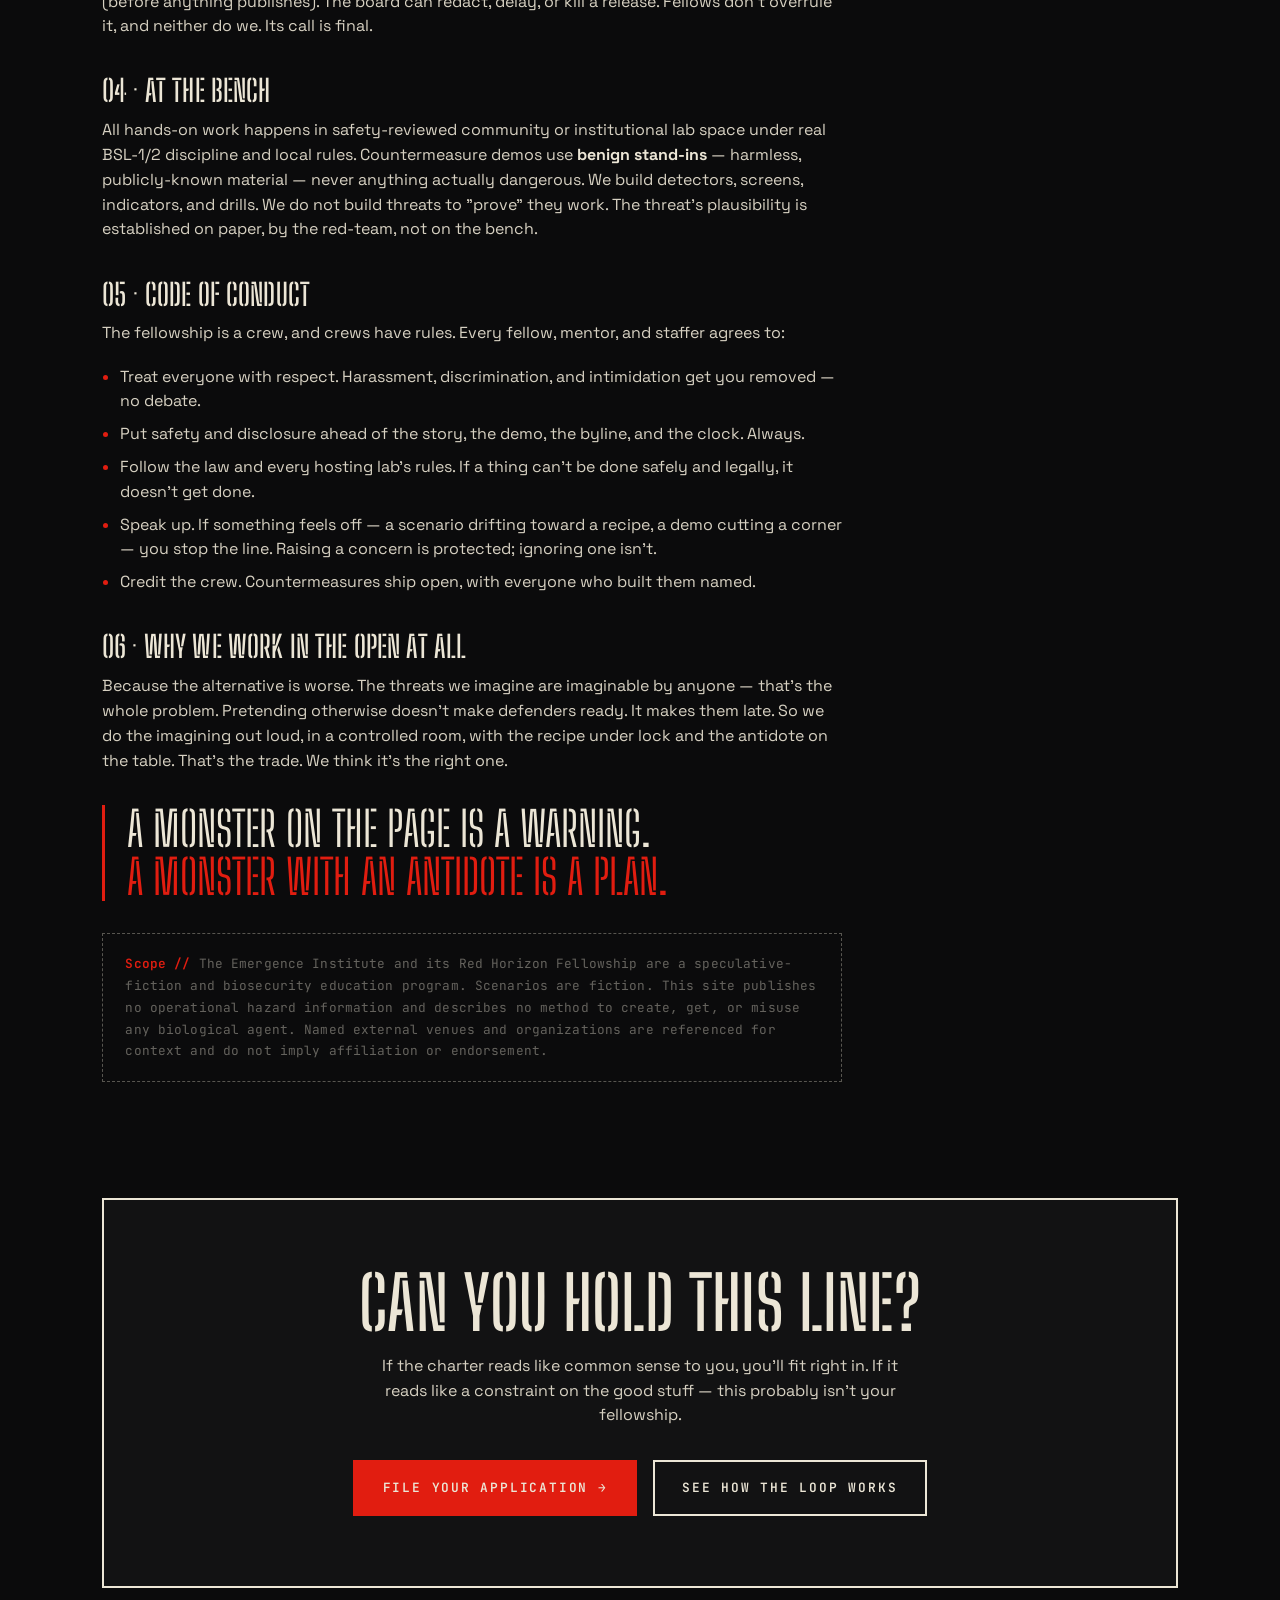
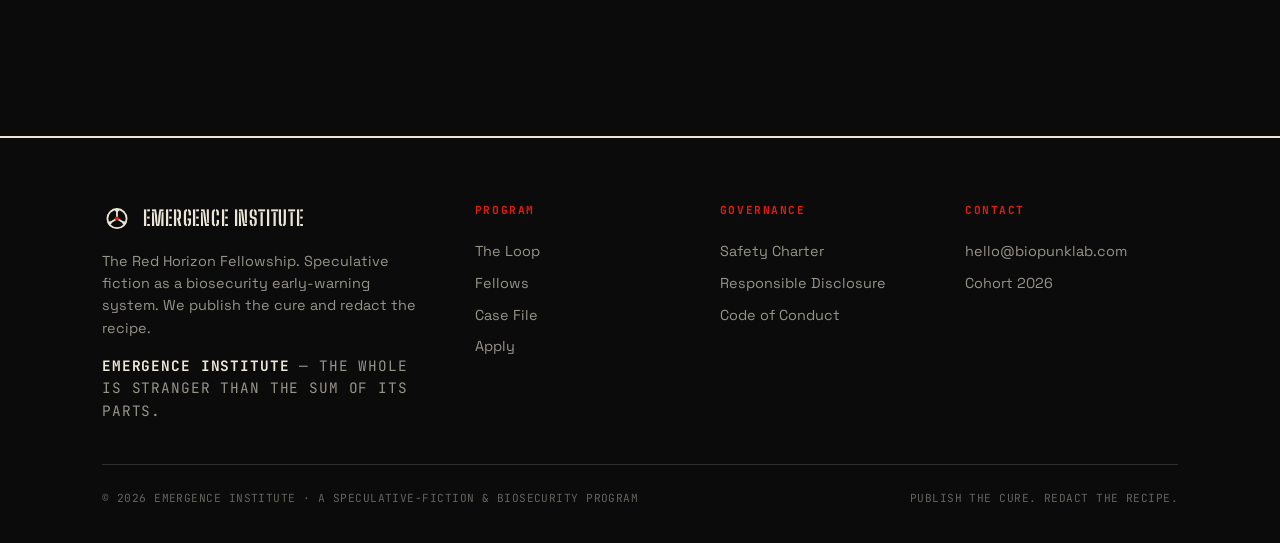
<file: charter.html>
<!DOCTYPE html>
<html lang="en">
<head>
<meta charset="UTF-8" />
<meta name="viewport" content="width=device-width, initial-scale=1.0" />
<title>Safety Charter — Emergence Institute · The Red Horizon Fellowship</title>
<meta name="description" content="The Red Horizon Fellowship safety charter: the redaction law, responsible disclosure, dual-use review, and code of conduct. Publish the cure. Redact the recipe." />
<link rel="preconnect" href="https://fonts.googleapis.com" />
<link rel="preconnect" href="https://fonts.gstatic.com" crossorigin />
<link href="https://fonts.googleapis.com/css2?family=Big+Shoulders+Stencil+Display:wght@400;600;700;800&family=JetBrains+Mono:wght@400;500;600&family=Space+Grotesk:wght@400;500;600&family=Special+Elite&display=swap" rel="stylesheet" />
<link rel="stylesheet" href="assets/styles.css" />
<link rel="icon" href="data:image/svg+xml,%3Csvg xmlns='http://www.w3.org/2000/svg' viewBox='0 0 100 100'%3E%3Crect width='100' height='100' fill='%230b0b0c'/%3E%3Ccircle cx='50' cy='52' r='32' fill='none' stroke='%23ece6d6' stroke-width='6'/%3E%3Cpath d='M50 52 L50 24 M50 52 L26 67 M50 52 L74 67' stroke='%23ece6d6' stroke-width='6'/%3E%3Ccircle cx='50' cy='24' r='6' fill='%23ece6d6'/%3E%3Ccircle cx='26' cy='67' r='6' fill='%23ece6d6'/%3E%3Ccircle cx='74' cy='67' r='6' fill='%23ece6d6'/%3E%3Ccircle cx='50' cy='52' r='7' fill='%23e11d10'/%3E%3C/svg%3E" />
</head>
<body>

<nav class="nav">
  <div class="wrap nav__in">
    <a class="brand" href="index.html" aria-label="Emergence Institute home">
      <svg class="brand__mark" viewBox="0 0 100 100" fill="none" aria-hidden="true"><circle cx="50" cy="52" r="32" stroke="#ece6d6" stroke-width="6"/><path d="M50 52 L50 24 M50 52 L26 67 M50 52 L74 67" stroke="#ece6d6" stroke-width="6" stroke-linecap="round"/><circle cx="50" cy="24" r="6" fill="#ece6d6"/><circle cx="26" cy="67" r="6" fill="#ece6d6"/><circle cx="74" cy="67" r="6" fill="#ece6d6"/><circle cx="50" cy="52" r="7" fill="#e11d10"/></svg>
      <span class="brand__txt">EMERGENCE INSTITUTE<small>Red Horizon Fellowship</small></span>
    </a>
    <div class="nav__links" id="navlinks">
      <a href="index.html#loop">The Loop</a>
      <a href="fellows.html">Fellows</a>
      <a href="case-study.html">Case File</a>
      <a href="charter.html" class="active">Charter</a>
      <a class="nav__cta" href="apply.html">Apply</a>
    </div>
    <button class="nav__burger" aria-label="Menu"><svg viewBox="0 0 24 24" fill="none" stroke="currentColor" stroke-width="2"><path d="M3 6h18M3 12h18M3 18h18"/></svg></button>
  </div>
</nav>

<header class="phead">
  <div class="wrap">
    <p class="crumbs reveal"><a href="index.html">Home</a> / <span>Safety Charter</span></p>
    <p class="kick reveal">The charter · manifesto over marketing</p>
    <h1 class="h-sec reveal" style="margin-top:1rem;">Publish the cure.<br /><span class="venom">Redact the recipe.</span></h1>
    <p class="lead reveal">This fellowship imagines dangerous things on purpose. That only works if the danger stays on the page and the defense goes out the door. Here is exactly how we hold that line. Every fellow signs it.</p>
  </div>
</header>

<div class="tape tape--venom"></div>

<section class="section">
  <div class="wrap">
    <div class="prose" style="max-width:74ch;">

      <h3 id="law">01 · The redaction law</h3>
      <p class="first">We do not publish operational hazard information. Full stop. No genetic sequences, no synthesis routes, no acquisition steps, no uplift methods, no "how the threat was built." A scenario names a <strong>failure mode</strong>; it never becomes a manual. When a project surfaces something genuinely hazardous, that material is documented once, sealed, and routed to the disclosure track — never to a public page.</p>

      <div class="callout callout--warn">
        <h4>The one-line test</h4>
        <p>Before anything ships, we ask one question: <strong>does this make a bad actor more capable?</strong> If yes, it does not publish — the fix ships, the hazard stays dark. If we can't make an artifact safe, we don't release it. The story can survive redaction. A person can't survive the alternative.</p>
      </div>

      <h3 id="disclosure">02 · Responsible disclosure</h3>
      <p>Every fix that touches a real vendor, tool, or gap runs through coordinated disclosure before any dispatch goes public:</p>
      <ul>
        <li><strong>Vendors first.</strong> Affected tool and device makers get the finding and a remediation window before publication.</li>
        <li><strong>Authorities in the loop.</strong> Genuinely hazardous detail goes to the appropriate biosecurity and public-health response channels — not to the internet.</li>
        <li><strong>Time to fix.</strong> We hold. Getting the defense adopted matters more than getting the story out fast.</li>
        <li><strong>A paper trail.</strong> Who was notified, what was withheld, what changed — the disclosure record is itself a fellowship deliverable.</li>
      </ul>

      <h3 id="dualuse">03 · Dual-use review</h3>
      <p>An independent biosafety board — scientists, a security researcher, and an ethicist — reviews every project at two gates: after the red-team (before any bench work) and before the dispatch (before anything publishes). The board can redact, delay, or kill a release. Fellows don't overrule it, and neither do we. Its call is final.</p>

      <h3 id="bench">04 · At the bench</h3>
      <p>All hands-on work happens in safety-reviewed community or institutional lab space under real BSL-1/2 discipline and local rules. Countermeasure demos use <strong>benign stand-ins</strong> — harmless, publicly-known material — never anything actually dangerous. We build detectors, screens, indicators, and drills. We do not build threats to "prove" they work. The threat's plausibility is established on paper, by the red-team, not on the bench.</p>

      <h3 id="conduct">05 · Code of conduct</h3>
      <p>The fellowship is a crew, and crews have rules. Every fellow, mentor, and staffer agrees to:</p>
      <ul>
        <li>Treat everyone with respect. Harassment, discrimination, and intimidation get you removed — no debate.</li>
        <li>Put safety and disclosure ahead of the story, the demo, the byline, and the clock. Always.</li>
        <li>Follow the law and every hosting lab's rules. If a thing can't be done safely and legally, it doesn't get done.</li>
        <li>Speak up. If something feels off — a scenario drifting toward a recipe, a demo cutting a corner — you stop the line. Raising a concern is protected; ignoring one isn't.</li>
        <li>Credit the crew. Countermeasures ship open, with everyone who built them named.</li>
      </ul>

      <h3 id="why">06 · Why we work in the open at all</h3>
      <p>Because the alternative is worse. The threats we imagine are imaginable by anyone — that's the whole problem. Pretending otherwise doesn't make defenders ready. It makes them late. So we do the imagining out loud, in a controlled room, with the recipe under lock and the antidote on the table. That's the trade. We think it's the right one.</p>

      <blockquote class="big-quote" style="border-left:3px solid var(--venom); padding-left:1.4rem; margin:2rem 0;">A monster on the page is a warning.<br /><span class="venom">A monster with an antidote is a plan.</span></blockquote>

      <div class="disclaimer" style="margin-top:2rem;">
        <b>Scope //</b> The Emergence Institute and its Red Horizon Fellowship are a speculative-fiction and
        biosecurity education program. Scenarios are fiction. This site publishes no operational
        hazard information and describes no method to create, get, or misuse any biological
        agent. Named external venues and organizations are referenced for context and do not
        imply affiliation or endorsement.
      </div>

    </div>
  </div>
</section>

<section class="section" style="padding-top:0;">
  <div class="wrap">
    <div class="cta reveal">
      <h2 class="h-sec">Can you hold this line?</h2>
      <p>If the charter reads like common sense to you, you'll fit right in. If it reads like a constraint on the good stuff — this probably isn't your fellowship.</p>
      <div class="hero__cta">
        <a class="btn btn--venom" href="apply.html">File your application <span class="btn__arrow">→</span></a>
        <a class="btn" href="index.html#loop">See how the loop works</a>
      </div>
    </div>
  </div>
</section>

<footer class="foot">
  <div class="wrap">
    <div class="foot__grid">
      <div class="foot__brand">
        <a class="brand" href="index.html"><svg class="brand__mark" viewBox="0 0 100 100" fill="none" aria-hidden="true"><circle cx="50" cy="52" r="32" stroke="#ece6d6" stroke-width="6"/><path d="M50 52 L50 24 M50 52 L26 67 M50 52 L74 67" stroke="#ece6d6" stroke-width="6" stroke-linecap="round"/><circle cx="50" cy="24" r="6" fill="#ece6d6"/><circle cx="26" cy="67" r="6" fill="#ece6d6"/><circle cx="74" cy="67" r="6" fill="#ece6d6"/><circle cx="50" cy="52" r="7" fill="#e11d10"/></svg><span class="brand__txt">EMERGENCE INSTITUTE</span></a>
        <p>The Red Horizon Fellowship. Speculative fiction as a biosecurity early-warning system. We publish the cure and redact the recipe.</p>
        <p class="foot__fam"><b>EMERGENCE INSTITUTE</b> — the whole is stranger than the sum of its parts.</p>
      </div>
      <div class="foot__col"><h4>Program</h4><a href="index.html#loop">The Loop</a><a href="fellows.html">Fellows</a><a href="case-study.html">Case File</a><a href="apply.html">Apply</a></div>
      <div class="foot__col"><h4>Governance</h4><a href="charter.html">Safety Charter</a><a href="charter.html#disclosure">Responsible Disclosure</a><a href="charter.html#conduct">Code of Conduct</a></div>
      <div class="foot__col"><h4>Contact</h4><a href="mailto:hello@biopunklab.com">hello@biopunklab.com</a><a href="apply.html">Cohort 2026</a></div>
    </div>
    <div class="foot__bot"><span>© <span data-year>2026</span> Emergence Institute · a speculative-fiction &amp; biosecurity program</span><span>Publish the cure. Redact the recipe.</span></div>
  </div>
</footer>

<script src="assets/site.js"></script>
</body>
</html>
</file>
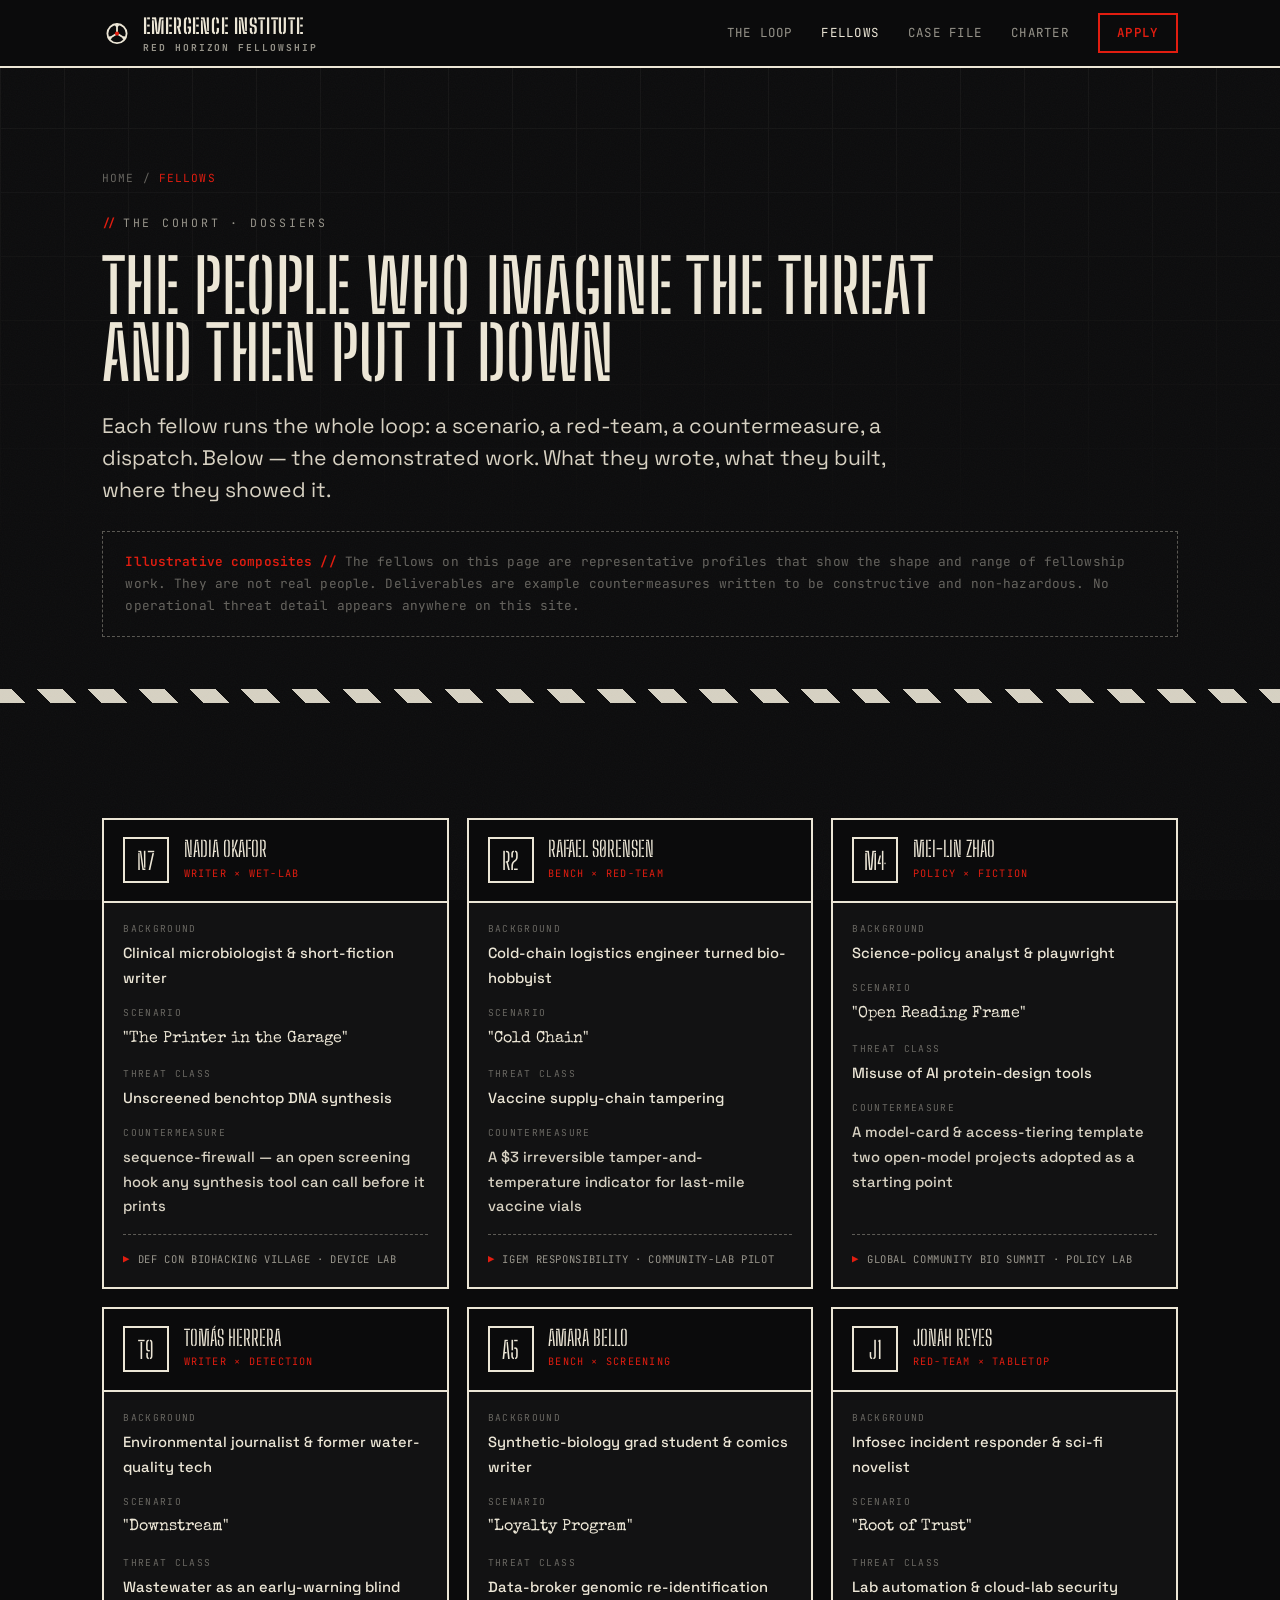
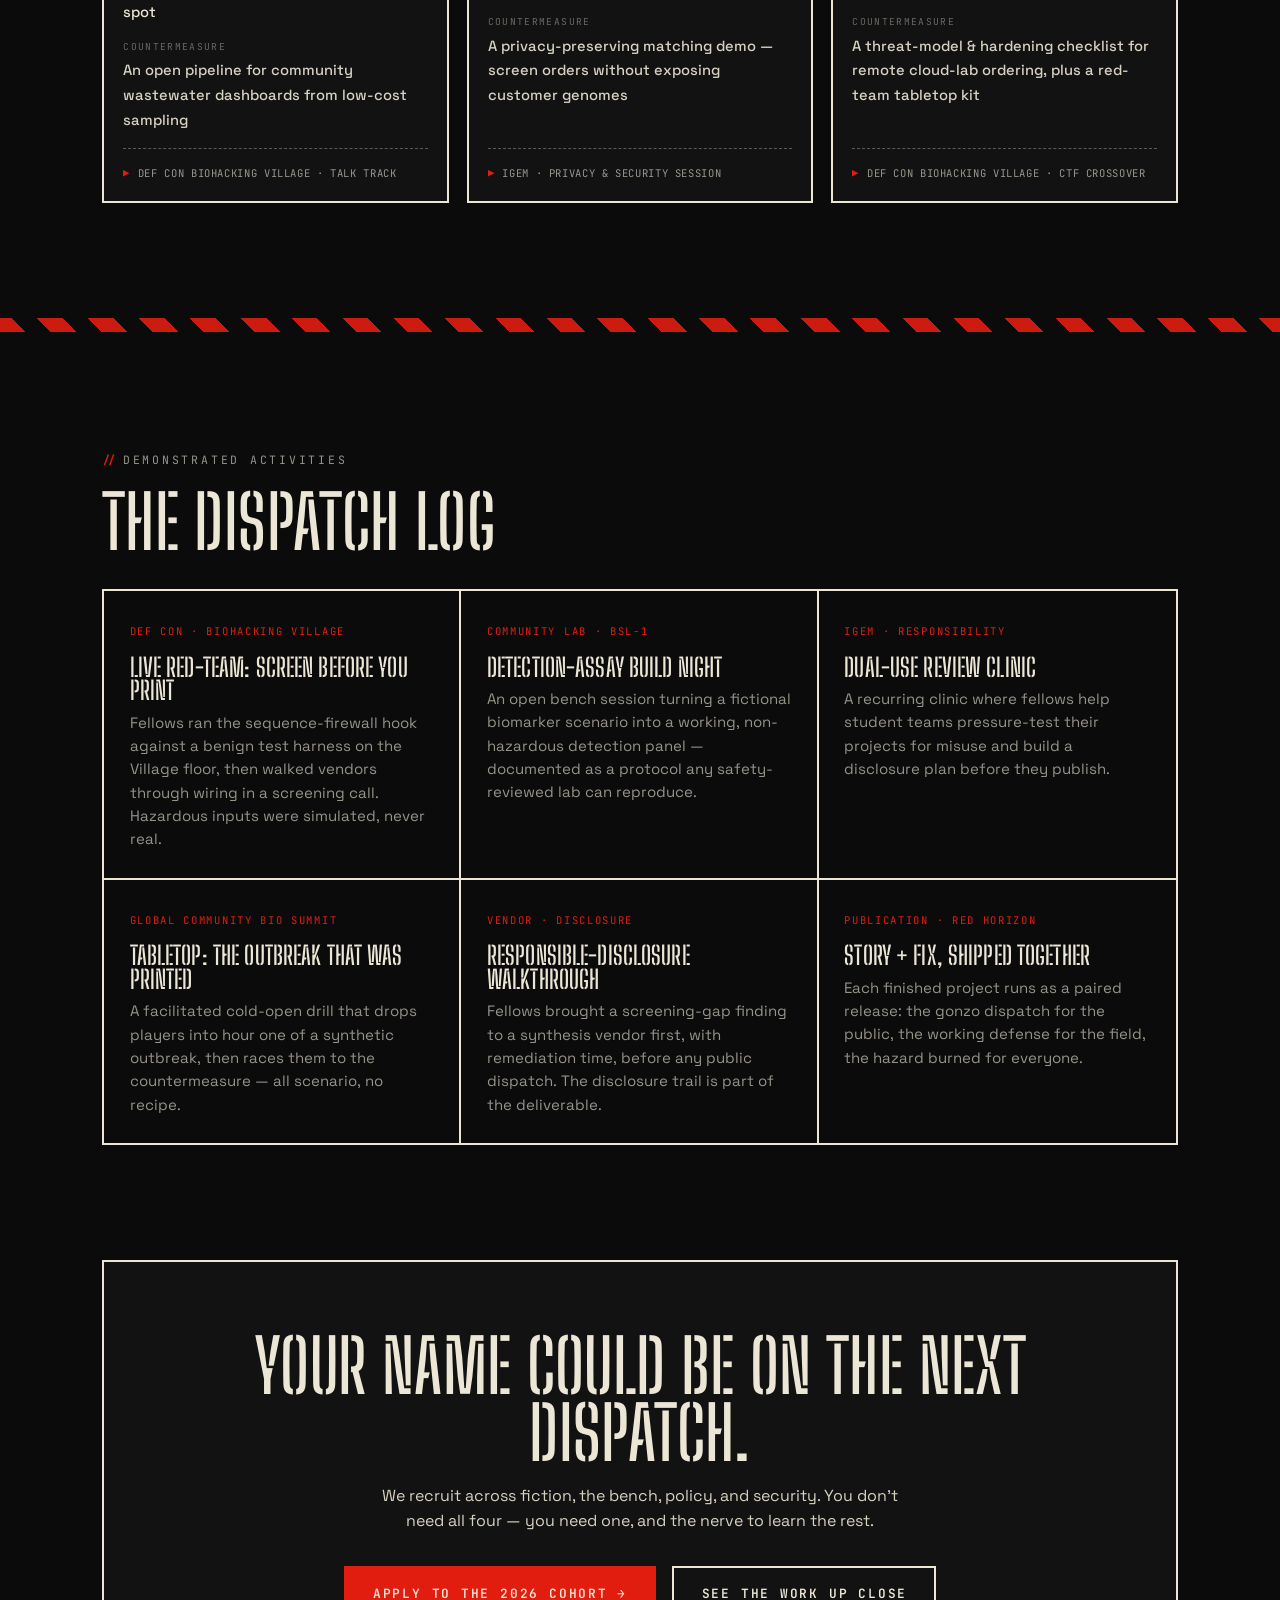
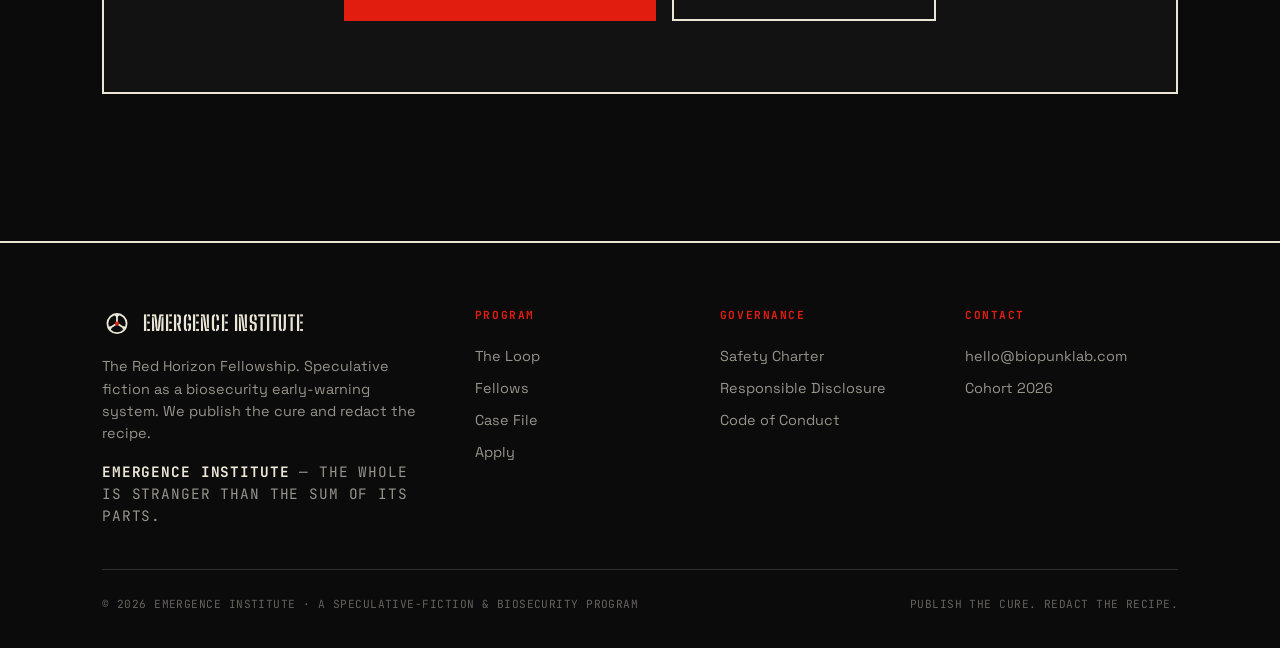
<file: fellows.html>
<!DOCTYPE html>
<html lang="en">
<head>
<meta charset="UTF-8" />
<meta name="viewport" content="width=device-width, initial-scale=1.0" />
<title>Fellows — Emergence Institute · The Red Horizon Fellowship</title>
<meta name="description" content="Fellows of the Red Horizon Fellowship and the biosecurity countermeasures they demonstrated — synthesis screening, detection assays, tabletop drills." />
<link rel="preconnect" href="https://fonts.googleapis.com" />
<link rel="preconnect" href="https://fonts.gstatic.com" crossorigin />
<link href="https://fonts.googleapis.com/css2?family=Big+Shoulders+Stencil+Display:wght@400;600;700;800&family=JetBrains+Mono:wght@400;500;600&family=Space+Grotesk:wght@400;500;600&family=Special+Elite&display=swap" rel="stylesheet" />
<link rel="stylesheet" href="assets/styles.css" />
<link rel="icon" href="data:image/svg+xml,%3Csvg xmlns='http://www.w3.org/2000/svg' viewBox='0 0 100 100'%3E%3Crect width='100' height='100' fill='%230b0b0c'/%3E%3Ccircle cx='50' cy='52' r='32' fill='none' stroke='%23ece6d6' stroke-width='6'/%3E%3Cpath d='M50 52 L50 24 M50 52 L26 67 M50 52 L74 67' stroke='%23ece6d6' stroke-width='6'/%3E%3Ccircle cx='50' cy='24' r='6' fill='%23ece6d6'/%3E%3Ccircle cx='26' cy='67' r='6' fill='%23ece6d6'/%3E%3Ccircle cx='74' cy='67' r='6' fill='%23ece6d6'/%3E%3Ccircle cx='50' cy='52' r='7' fill='%23e11d10'/%3E%3C/svg%3E" />
</head>
<body>

<nav class="nav">
  <div class="wrap nav__in">
    <a class="brand" href="index.html" aria-label="Emergence Institute home">
      <svg class="brand__mark" viewBox="0 0 100 100" fill="none" aria-hidden="true"><circle cx="50" cy="52" r="32" stroke="#ece6d6" stroke-width="6"/><path d="M50 52 L50 24 M50 52 L26 67 M50 52 L74 67" stroke="#ece6d6" stroke-width="6" stroke-linecap="round"/><circle cx="50" cy="24" r="6" fill="#ece6d6"/><circle cx="26" cy="67" r="6" fill="#ece6d6"/><circle cx="74" cy="67" r="6" fill="#ece6d6"/><circle cx="50" cy="52" r="7" fill="#e11d10"/></svg>
      <span class="brand__txt">EMERGENCE INSTITUTE<small>Red Horizon Fellowship</small></span>
    </a>
    <div class="nav__links" id="navlinks">
      <a href="index.html#loop">The Loop</a>
      <a href="fellows.html" class="active">Fellows</a>
      <a href="case-study.html">Case File</a>
      <a href="charter.html">Charter</a>
      <a class="nav__cta" href="apply.html">Apply</a>
    </div>
    <button class="nav__burger" aria-label="Menu"><svg viewBox="0 0 24 24" fill="none" stroke="currentColor" stroke-width="2"><path d="M3 6h18M3 12h18M3 18h18"/></svg></button>
  </div>
</nav>

<header class="phead">
  <div class="wrap">
    <p class="crumbs reveal"><a href="index.html">Home</a> / <span>Fellows</span></p>
    <p class="kick reveal">The cohort · dossiers</p>
    <h1 class="h-sec reveal" style="margin-top:1.1rem;">The people who imagine the threat<br />and then put it down</h1>
    <p class="lead reveal">Each fellow runs the whole loop: a scenario, a red-team, a countermeasure, a dispatch. Below — the demonstrated work. What they wrote, what they built, where they showed it.</p>
    <div class="disclaimer reveal" style="margin-top:1.6rem;">
      <b>Illustrative composites //</b> The fellows on this page are representative profiles that
      show the shape and range of fellowship work. They are not real people. Deliverables
      are example countermeasures written to be constructive and non-hazardous. No operational
      threat detail appears anywhere on this site.
    </div>
  </div>
</header>

<div class="tape"></div>

<section class="section">
  <div class="wrap">
    <div class="dossiers">

      <article class="dossier reveal">
        <div class="dossier__hd"><div class="dossier__id">N7</div><div><div class="dossier__name">Nadia Okafor</div><div class="dossier__role">Writer × Wet-lab</div></div></div>
        <div class="dossier__body">
          <div class="drow"><span>Background</span><b>Clinical microbiologist &amp; short-fiction writer</b></div>
          <div class="drow"><span>Scenario</span><b class="scn">"The Printer in the Garage"</b></div>
          <div class="drow"><span>Threat class</span><b>Unscreened benchtop DNA synthesis</b></div>
          <div class="drow"><span>Countermeasure</span><b class="cm">sequence-firewall — an open screening hook any synthesis tool can call before it prints</b></div>
          <div class="dossier__venue">DEF CON Biohacking Village · Device Lab</div>
        </div>
      </article>

      <article class="dossier reveal">
        <div class="dossier__hd"><div class="dossier__id">R2</div><div><div class="dossier__name">Rafael Sørensen</div><div class="dossier__role">Bench × Red-team</div></div></div>
        <div class="dossier__body">
          <div class="drow"><span>Background</span><b>Cold-chain logistics engineer turned bio-hobbyist</b></div>
          <div class="drow"><span>Scenario</span><b class="scn">"Cold Chain"</b></div>
          <div class="drow"><span>Threat class</span><b>Vaccine supply-chain tampering</b></div>
          <div class="drow"><span>Countermeasure</span><b class="cm">A $3 irreversible tamper-and-temperature indicator for last-mile vaccine vials</b></div>
          <div class="dossier__venue">iGEM Responsibility · community-lab pilot</div>
        </div>
      </article>

      <article class="dossier reveal">
        <div class="dossier__hd"><div class="dossier__id">M4</div><div><div class="dossier__name">Mei-Lin Zhao</div><div class="dossier__role">Policy × Fiction</div></div></div>
        <div class="dossier__body">
          <div class="drow"><span>Background</span><b>Science-policy analyst &amp; playwright</b></div>
          <div class="drow"><span>Scenario</span><b class="scn">"Open Reading Frame"</b></div>
          <div class="drow"><span>Threat class</span><b>Misuse of AI protein-design tools</b></div>
          <div class="drow"><span>Countermeasure</span><b class="cm">A model-card &amp; access-tiering template two open-model projects adopted as a starting point</b></div>
          <div class="dossier__venue">Global Community Bio Summit · policy lab</div>
        </div>
      </article>

      <article class="dossier reveal">
        <div class="dossier__hd"><div class="dossier__id">T9</div><div><div class="dossier__name">Tomás Herrera</div><div class="dossier__role">Writer × Detection</div></div></div>
        <div class="dossier__body">
          <div class="drow"><span>Background</span><b>Environmental journalist &amp; former water-quality tech</b></div>
          <div class="drow"><span>Scenario</span><b class="scn">"Downstream"</b></div>
          <div class="drow"><span>Threat class</span><b>Wastewater as an early-warning blind spot</b></div>
          <div class="drow"><span>Countermeasure</span><b class="cm">An open pipeline for community wastewater dashboards from low-cost sampling</b></div>
          <div class="dossier__venue">DEF CON Biohacking Village · talk track</div>
        </div>
      </article>

      <article class="dossier reveal">
        <div class="dossier__hd"><div class="dossier__id">A5</div><div><div class="dossier__name">Amara Bello</div><div class="dossier__role">Bench × Screening</div></div></div>
        <div class="dossier__body">
          <div class="drow"><span>Background</span><b>Synthetic-biology grad student &amp; comics writer</b></div>
          <div class="drow"><span>Scenario</span><b class="scn">"Loyalty Program"</b></div>
          <div class="drow"><span>Threat class</span><b>Data-broker genomic re-identification</b></div>
          <div class="drow"><span>Countermeasure</span><b class="cm">A privacy-preserving matching demo — screen orders without exposing customer genomes</b></div>
          <div class="dossier__venue">iGEM · privacy &amp; security session</div>
        </div>
      </article>

      <article class="dossier reveal">
        <div class="dossier__hd"><div class="dossier__id">J1</div><div><div class="dossier__name">Jonah Reyes</div><div class="dossier__role">Red-team × Tabletop</div></div></div>
        <div class="dossier__body">
          <div class="drow"><span>Background</span><b>Infosec incident responder &amp; sci-fi novelist</b></div>
          <div class="drow"><span>Scenario</span><b class="scn">"Root of Trust"</b></div>
          <div class="drow"><span>Threat class</span><b>Lab automation &amp; cloud-lab security</b></div>
          <div class="drow"><span>Countermeasure</span><b class="cm">A threat-model &amp; hardening checklist for remote cloud-lab ordering, plus a red-team tabletop kit</b></div>
          <div class="dossier__venue">DEF CON Biohacking Village · CTF crossover</div>
        </div>
      </article>

    </div>
  </div>
</section>

<div class="tape tape--venom"></div>

<!-- demonstrated activities -->
<section class="section">
  <div class="wrap">
    <p class="kick reveal">Demonstrated activities</p>
    <h2 class="h-sec reveal" style="margin:1.1rem 0 2rem;">The dispatch log</h2>
    <div class="grid grid--3">
      <div class="card reveal"><span class="card__tag">DEF CON · Biohacking Village</span><h3>Live red-team: screen before you print</h3><p>Fellows ran the sequence-firewall hook against a benign test harness on the Village floor, then walked vendors through wiring in a screening call. Hazardous inputs were simulated, never real.</p></div>
      <div class="card reveal"><span class="card__tag">Community Lab · BSL-1</span><h3>Detection-assay build night</h3><p>An open bench session turning a fictional biomarker scenario into a working, non-hazardous detection panel — documented as a protocol any safety-reviewed lab can reproduce.</p></div>
      <div class="card reveal"><span class="card__tag">iGEM · Responsibility</span><h3>Dual-use review clinic</h3><p>A recurring clinic where fellows help student teams pressure-test their projects for misuse and build a disclosure plan before they publish.</p></div>
      <div class="card reveal"><span class="card__tag">Global Community Bio Summit</span><h3>Tabletop: the outbreak that was printed</h3><p>A facilitated cold-open drill that drops players into hour one of a synthetic outbreak, then races them to the countermeasure — all scenario, no recipe.</p></div>
      <div class="card reveal"><span class="card__tag">Vendor · Disclosure</span><h3>Responsible-disclosure walkthrough</h3><p>Fellows brought a screening-gap finding to a synthesis vendor first, with remediation time, before any public dispatch. The disclosure trail is part of the deliverable.</p></div>
      <div class="card reveal"><span class="card__tag">Publication · Red Horizon</span><h3>Story + fix, shipped together</h3><p>Each finished project runs as a paired release: the gonzo dispatch for the public, the working defense for the field, the hazard burned for everyone.</p></div>
    </div>
  </div>
</section>

<section class="section" style="padding-top:0;">
  <div class="wrap">
    <div class="cta reveal">
      <h2 class="h-sec">Your name could be on the next dispatch.</h2>
      <p>We recruit across fiction, the bench, policy, and security. You don't need all four — you need one, and the nerve to learn the rest.</p>
      <div class="hero__cta">
        <a class="btn btn--venom" href="apply.html">Apply to the 2026 cohort <span class="btn__arrow">→</span></a>
        <a class="btn" href="case-study.html">See the work up close</a>
      </div>
    </div>
  </div>
</section>

<footer class="foot">
  <div class="wrap">
    <div class="foot__grid">
      <div class="foot__brand">
        <a class="brand" href="index.html"><svg class="brand__mark" viewBox="0 0 100 100" fill="none" aria-hidden="true"><circle cx="50" cy="52" r="32" stroke="#ece6d6" stroke-width="6"/><path d="M50 52 L50 24 M50 52 L26 67 M50 52 L74 67" stroke="#ece6d6" stroke-width="6" stroke-linecap="round"/><circle cx="50" cy="24" r="6" fill="#ece6d6"/><circle cx="26" cy="67" r="6" fill="#ece6d6"/><circle cx="74" cy="67" r="6" fill="#ece6d6"/><circle cx="50" cy="52" r="7" fill="#e11d10"/></svg><span class="brand__txt">EMERGENCE INSTITUTE</span></a>
        <p>The Red Horizon Fellowship. Speculative fiction as a biosecurity early-warning system. We publish the cure and redact the recipe.</p>
        <p class="foot__fam"><b>EMERGENCE INSTITUTE</b> — the whole is stranger than the sum of its parts.</p>
      </div>
      <div class="foot__col"><h4>Program</h4><a href="index.html#loop">The Loop</a><a href="fellows.html">Fellows</a><a href="case-study.html">Case File</a><a href="apply.html">Apply</a></div>
      <div class="foot__col"><h4>Governance</h4><a href="charter.html">Safety Charter</a><a href="charter.html#disclosure">Responsible Disclosure</a><a href="charter.html#conduct">Code of Conduct</a></div>
      <div class="foot__col"><h4>Contact</h4><a href="mailto:hello@biopunklab.com">hello@biopunklab.com</a><a href="apply.html">Cohort 2026</a></div>
    </div>
    <div class="foot__bot"><span>© <span data-year>2026</span> Emergence Institute · a speculative-fiction &amp; biosecurity program</span><span>Publish the cure. Redact the recipe.</span></div>
  </div>
</footer>

<script src="assets/site.js"></script>
</body>
</html>
</file>
<file: assets/styles.css>
/* ==========================================================================
   Emergence Institute — The Red Horizon Fellowship
   Brand Guide v1.1 compliant. No build step; served as-is.

   Palette : Near-black + Bone dominate (>80% of any surface).
             Venom Red is SIGNAL — used sparingly, never as a wash.
   Type    : Big Shoulders Stencil Display (display) · Space Grotesk (body)
             JetBrains Mono (labels/data) · Special Elite (gonzo field notes)
   Rules   : No italics for emphasis — use BOLD, CAPS, or Venom Red.
             Documentary/collage register. Hard edges. Manifesto over marketing.
   ========================================================================== */

:root{
  --black:   #0b0b0c;   /* near-black */
  --ink:     #121213;   /* raised panel  */
  --ink-2:   #171718;
  --bone:    #ece6d6;   /* Bone          */
  --bone-2:  #d7d1c2;
  --venom:   #e11d10;   /* Venom Red — SIGNAL ONLY */
  --venom-hi:#ff3a2d;

  --line:    rgba(236,230,214,.16);
  --line-2:  rgba(236,230,214,.34);
  --dim:     rgba(236,230,214,.62);
  --faint:   rgba(236,230,214,.40);

  --disp: "Big Shoulders Stencil Display", "Arial Narrow", sans-serif;
  --body: "Space Grotesk", -apple-system, BlinkMacSystemFont, "Segoe UI", sans-serif;
  --mono: "JetBrains Mono", ui-monospace, "SF Mono", Menlo, monospace;
  --type: "Special Elite", "Courier New", monospace;

  --maxw: 1180px;
}

*{ margin:0; padding:0; box-sizing:border-box; }
html{ scroll-behavior:smooth; -webkit-text-size-adjust:100%; }
body{
  font-family:var(--body);
  color:var(--bone);
  background:var(--black);
  line-height:1.55;
  min-height:100vh;
  overflow-x:hidden;
  position:relative;
}
/* xerox grain + faint print grid — keeps it Black/Bone, no wash */
body::before{
  content:""; position:fixed; inset:0; z-index:0; pointer-events:none; opacity:.05;
  background-image:
    linear-gradient(var(--bone) 1px, transparent 1px),
    linear-gradient(90deg, var(--bone) 1px, transparent 1px);
  background-size:64px 64px;
  mask-image:linear-gradient(180deg,#000,transparent 70%);
  -webkit-mask-image:linear-gradient(180deg,#000,transparent 70%);
}
body::after{
  content:""; position:fixed; inset:0; z-index:0; pointer-events:none; opacity:.035; mix-blend-mode:screen;
  background-image:url("data:image/svg+xml,%3Csvg xmlns='http://www.w3.org/2000/svg' width='120' height='120'%3E%3Cfilter id='n'%3E%3CfeTurbulence type='fractalNoise' baseFrequency='.85' numOctaves='2'/%3E%3C/filter%3E%3Crect width='120' height='120' filter='url(%23n)'/%3E%3C/svg%3E");
}
a{ color:inherit; text-decoration:none; }
img{ max-width:100%; display:block; }
::selection{ background:var(--venom); color:var(--bone); }

/* ------- layout ------- */
.wrap{ width:100%; max-width:var(--maxw); margin:0 auto; padding:0 clamp(20px,5vw,52px); position:relative; z-index:1; }
.section{ padding:clamp(60px,9vw,116px) 0; position:relative; z-index:1; }
.section--tight{ padding:clamp(42px,6vw,72px) 0; }

/* ------- hazard-tape rule ------- */
.tape{
  height:14px; width:100%;
  background:repeating-linear-gradient(45deg, var(--bone) 0 18px, var(--black) 18px 36px);
  opacity:.9;
}
.tape--venom{ background:repeating-linear-gradient(45deg, var(--venom) 0 18px, var(--black) 18px 36px); }
.rule{ height:2px; background:var(--bone); opacity:.85; }

/* ------- micro label ------- */
.kick{
  font-family:var(--mono); font-size:.72rem; letter-spacing:.24em; text-transform:uppercase;
  color:var(--dim); display:inline-flex; align-items:center; gap:.6em;
}
.kick b{ color:var(--venom); font-weight:600; }
.kick::before{ content:"//"; color:var(--venom); font-weight:700; letter-spacing:0; }
.kick--plain::before{ content:""; }

/* ------- display type ------- */
h1,h2,h3{ font-family:var(--disp); font-weight:600; line-height:.92; text-transform:uppercase; letter-spacing:.005em; }
.h-hero{ font-size:clamp(3rem,10vw,7.4rem); font-weight:700; }
.h-sec{ font-size:clamp(2.2rem,6vw,4.6rem); }
.h-sub{ font-size:clamp(1.5rem,3vw,2.4rem); }
.venom{ color:var(--venom); }
.lead{ font-family:var(--body); font-size:clamp(1.05rem,1.7vw,1.32rem); color:var(--bone-2); max-width:60ch; text-transform:none; line-height:1.5; }
.big-quote{ font-family:var(--disp); text-transform:uppercase; font-size:clamp(1.6rem,4vw,3rem); line-height:1; }

/* ==========================================================================
   NAV
   ========================================================================== */
.nav{
  position:sticky; top:0; z-index:80;
  background:var(--black); border-bottom:2px solid var(--bone);
}
.nav__in{ display:flex; align-items:center; justify-content:space-between; height:66px; }
.brand{ display:flex; align-items:center; gap:.7rem; }
.brand__mark{ width:30px; height:30px; flex:none; }
.brand__txt{ font-family:var(--disp); font-size:1.3rem; letter-spacing:.04em; text-transform:uppercase; font-weight:700; }
.brand__txt i{ font-style:normal; color:var(--venom); }
.brand__txt small{ font-family:var(--mono); font-size:.6rem; letter-spacing:.2em; display:block; color:var(--dim); margin-top:-2px; text-transform:uppercase; }

.nav__links{ display:flex; align-items:center; gap:1.8rem; }
.nav__links a{ font-family:var(--mono); font-size:.78rem; letter-spacing:.1em; text-transform:uppercase; color:var(--dim); transition:color .15s; }
.nav__links a:hover, .nav__links a.active{ color:var(--bone); }
.nav__cta{
  padding:.55rem 1.1rem; border:2px solid var(--venom); color:var(--venom)!important;
  font-weight:600!important; transition:all .15s;
}
.nav__cta:hover{ background:var(--venom); color:var(--bone)!important; }
.nav__burger{ display:none; background:none; border:0; color:var(--bone); cursor:pointer; padding:.3rem; }
.nav__burger svg{ width:28px; height:28px; }

@media (max-width:880px){
  .nav__links{
    position:fixed; inset:66px 0 auto 0; flex-direction:column; align-items:stretch; gap:0;
    background:var(--black); border-bottom:2px solid var(--bone); padding:.5rem clamp(20px,5vw,52px) 1.4rem;
    transform:translateY(-130%); transition:transform .3s cubic-bezier(.3,.8,.3,1);
  }
  .nav__links.open{ transform:translateY(0); }
  .nav__links a{ padding:1rem 0; font-size:.95rem; border-bottom:1px solid var(--line); }
  .nav__cta{ margin-top:1rem; text-align:center; border-width:2px; }
  .nav__burger{ display:block; }
}

/* ==========================================================================
   BUTTONS  (hard edges, brutalist)
   ========================================================================== */
.btn{
  display:inline-flex; align-items:center; gap:.6rem; cursor:pointer;
  font-family:var(--mono); font-size:.8rem; letter-spacing:.14em; text-transform:uppercase; font-weight:600;
  padding:1rem 1.7rem; border:2px solid var(--bone); background:transparent; color:var(--bone);
  transition:transform .12s, background .15s, color .15s, border-color .15s;
}
.btn:hover{ transform:translate(-2px,-2px); box-shadow:4px 4px 0 var(--bone); }
.btn--venom{ background:var(--venom); border-color:var(--venom); color:var(--bone); }
.btn--venom:hover{ box-shadow:4px 4px 0 var(--bone); background:var(--venom-hi); border-color:var(--venom-hi); }
.btn--fill{ background:var(--bone); color:var(--black); }
.btn--fill:hover{ box-shadow:4px 4px 0 var(--venom); }
.btn__arrow{ transition:transform .12s; }
.btn:hover .btn__arrow{ transform:translateX(3px); }

/* ==========================================================================
   HERO
   ========================================================================== */
.hero{ position:relative; padding:clamp(48px,7vw,96px) 0 clamp(40px,6vw,80px); overflow:hidden; }
.hero__tag{
  position:absolute; top:14%; right:-2%; transform:rotate(-9deg); z-index:0; opacity:.9;
  font-family:var(--disp); font-size:clamp(5rem,18vw,15rem); color:transparent;
  -webkit-text-stroke:2px rgba(236,230,214,.07); text-transform:uppercase; white-space:nowrap; pointer-events:none;
}
.hero__in{ position:relative; z-index:2; }
.hero h1{ margin:1.2rem 0; max-width:16ch; }
.hero .lead{ max-width:56ch; }
.hero__cta{ display:flex; flex-wrap:wrap; gap:1rem; margin-top:2.4rem; }
.hero__meta{
  display:grid; grid-template-columns:repeat(4,1fr); gap:0; margin-top:3rem;
  border:2px solid var(--bone); border-right:0;
}
.hero__meta div{ border-right:2px solid var(--bone); padding:1.1rem 1.2rem; }
.hero__meta b{ font-family:var(--disp); font-size:clamp(1.8rem,3.4vw,2.6rem); color:var(--bone); display:block; line-height:1; }
.hero__meta b.v{ color:var(--venom); }
.hero__meta span{ font-family:var(--mono); font-size:.66rem; letter-spacing:.08em; text-transform:uppercase; color:var(--dim); margin-top:.5rem; display:block; }
@media (max-width:760px){ .hero__meta{ grid-template-columns:1fr 1fr; border-bottom:0; } .hero__meta div{ border-bottom:2px solid var(--bone); } }

/* stamp */
.stamp{
  display:inline-block; font-family:var(--mono); font-weight:600; text-transform:uppercase;
  font-size:.72rem; letter-spacing:.18em; padding:.4rem .8rem; border:2px solid currentColor;
}
.stamp--venom{ color:var(--venom); transform:rotate(-3deg); }
.stamp--bone{ color:var(--bone); }
.stamp--big{ font-size:1rem; padding:.5rem 1rem; }

/* ==========================================================================
   THE LOOP / PHASES
   ========================================================================== */
.loop{ display:grid; grid-template-columns:repeat(4,1fr); gap:0; margin-top:2.6rem; border:2px solid var(--bone); }
.phase{ padding:1.7rem 1.4rem 2rem; border-right:2px solid var(--bone); position:relative; }
.phase:last-child{ border-right:0; }
.phase__no{ font-family:var(--disp); font-size:3.4rem; line-height:.8; color:transparent; -webkit-text-stroke:1.5px var(--line-2); }
.phase--live .phase__no{ -webkit-text-stroke:1.5px var(--venom); color:transparent; }
.phase h3{ font-size:1.5rem; margin:.9rem 0 .6rem; }
.phase p{ font-size:.92rem; color:var(--dim); }
.phase small{ font-family:var(--mono); font-size:.64rem; letter-spacing:.14em; text-transform:uppercase; color:var(--venom); display:block; margin-top:.9rem; }
@media (max-width:900px){ .loop{ grid-template-columns:1fr 1fr; } .phase:nth-child(2){ border-right:0; } .phase:nth-child(1),.phase:nth-child(2){ border-bottom:2px solid var(--bone); } }
@media (max-width:520px){ .loop{ grid-template-columns:1fr; } .phase{ border-right:0; border-bottom:2px solid var(--bone); } .phase:last-child{ border-bottom:0; } }

/* ==========================================================================
   CARD GRID
   ========================================================================== */
.grid{ display:grid; gap:0; }
.grid--3{ grid-template-columns:repeat(3,1fr); border:2px solid var(--bone); }
.grid--3 .card{ border-right:2px solid var(--bone); border-bottom:2px solid var(--bone); }
.grid--3 .card:nth-child(3n){ border-right:0; }
.grid--3 .card:nth-last-child(-n+3){ border-bottom:0; }
.grid--2{ grid-template-columns:repeat(2,1fr); gap:1.1rem; }
.card{ padding:1.7rem 1.6rem; background:transparent; transition:background .15s; }
.card:hover{ background:var(--ink); }
.card__tag{ font-family:var(--mono); font-size:.66rem; letter-spacing:.16em; text-transform:uppercase; color:var(--venom); display:inline-block; margin-bottom:1rem; }
.card h3{ font-size:1.6rem; margin-bottom:.5rem; }
.card p{ color:var(--dim); font-size:.94rem; }
.grid--2 .card{ border:2px solid var(--bone); }
@media (max-width:900px){ .grid--3{ grid-template-columns:1fr 1fr; } .grid--3 .card:nth-child(3n){ border-right:2px solid var(--bone); } .grid--3 .card:nth-child(2n){ border-right:0; } }
@media (max-width:620px){ .grid--3{ grid-template-columns:1fr; } .grid--3 .card{ border-right:0!important; } .grid--2{ grid-template-columns:1fr; } }

/* ==========================================================================
   FELLOW DOSSIERS
   ========================================================================== */
.dossiers{ display:grid; grid-template-columns:repeat(3,1fr); gap:1.1rem; }
@media (max-width:900px){ .dossiers{ grid-template-columns:1fr 1fr; } }
@media (max-width:620px){ .dossiers{ grid-template-columns:1fr; } }
.dossier{ border:2px solid var(--bone); background:var(--ink); display:flex; flex-direction:column; transition:transform .12s; }
.dossier:hover{ transform:translate(-3px,-3px); box-shadow:6px 6px 0 var(--venom); }
.dossier__hd{ display:flex; align-items:center; gap:.9rem; padding:1.1rem 1.2rem; border-bottom:2px solid var(--bone); background:var(--black); }
.dossier__id{ width:46px; height:46px; flex:none; border:2px solid var(--bone); display:grid; place-items:center; font-family:var(--disp); font-size:1.5rem; color:var(--bone); }
.dossier__name{ font-family:var(--disp); font-size:1.35rem; text-transform:uppercase; line-height:1; }
.dossier__role{ font-family:var(--mono); font-size:.64rem; letter-spacing:.12em; text-transform:uppercase; color:var(--venom); margin-top:.3rem; }
.dossier__body{ padding:1.2rem; display:flex; flex-direction:column; gap:.95rem; flex:1; }
.drow span{ font-family:var(--mono); font-size:.6rem; letter-spacing:.14em; text-transform:uppercase; color:var(--faint); display:block; margin-bottom:.25rem; }
.drow b{ font-weight:500; color:var(--bone); font-size:.92rem; }
.drow .scn{ font-family:var(--type); font-size:1.02rem; color:var(--bone); }
.drow .cm{ color:var(--bone-2); }
.dossier__venue{ margin-top:auto; padding-top:1rem; border-top:1px dashed var(--line-2); font-family:var(--mono); font-size:.66rem; letter-spacing:.06em; text-transform:uppercase; color:var(--dim); display:flex; gap:.5rem; }
.dossier__venue::before{ content:"▶"; color:var(--venom); }

/* ==========================================================================
   DISPATCH / CASE STUDY  (redacted-memo register)
   ========================================================================== */
.dispatch{ border:2px solid var(--bone); background:var(--ink); }
.dispatch__hd{
  font-family:var(--mono); font-size:.72rem; letter-spacing:.08em; text-transform:uppercase;
  padding:1rem 1.3rem; border-bottom:2px solid var(--bone); display:flex; flex-wrap:wrap; gap:.6rem 1.3rem;
  align-items:center; color:var(--dim); background:var(--black);
}
.dispatch__hd .live{ width:9px; height:9px; background:var(--venom); border-radius:50%; }
.dispatch__body{ padding:clamp(1.4rem,4vw,2.6rem); }

/* redaction */
.redact-bar{
  display:inline-block; height:1em; vertical-align:middle; background:var(--bone);
  position:relative; border-radius:1px;
}
.redact{
  background:var(--bone); color:transparent; padding:0 .12em; user-select:none; position:relative; border-radius:1px;
}
.redact::after{ content:"REDACTED"; position:absolute; inset:0; display:grid; place-items:center;
  font-family:var(--mono); font-size:.5rem; letter-spacing:.1em; color:var(--black); font-weight:600; }

/* prose */
.prose{ max-width:70ch; }
.prose p{ color:var(--bone-2); margin:0 0 1.15rem; }
.prose p.first::first-letter{ font-family:var(--disp); font-size:3.6rem; float:left; line-height:.72; padding:.06em .14em 0 0; color:var(--venom); }
.prose h3{ font-size:1.9rem; margin:2.4rem 0 .8rem; color:var(--bone); }
.prose h4{ font-family:var(--mono); font-size:.74rem; letter-spacing:.16em; text-transform:uppercase; color:var(--venom); margin:2rem 0 .8rem; }
.prose strong{ color:var(--bone); font-weight:700; }
.prose ul{ margin:0 0 1.2rem 1.1rem; color:var(--bone-2); }
.prose ul li{ margin-bottom:.5rem; }
.prose ul li::marker{ color:var(--venom); }

.fiction{
  border-left:3px solid var(--venom); background:var(--black); padding:1.6rem 1.8rem; margin:1.8rem 0;
  font-family:var(--type); font-size:1.1rem; line-height:1.8; color:var(--bone);
}
.fiction .tag{ font-family:var(--mono); font-size:.64rem; letter-spacing:.2em; text-transform:uppercase; color:var(--venom); display:block; margin-bottom:.9rem; }

.callout{ border:2px solid var(--bone); padding:1.4rem 1.6rem; margin:1.8rem 0; background:var(--ink); }
.callout--warn{ border-color:var(--venom); }
.callout h4{ margin:0 0 .5rem; font-family:var(--mono); font-size:.74rem; letter-spacing:.16em; text-transform:uppercase; color:var(--venom); }
.callout p{ margin:0; color:var(--bone-2); }

.artifacts{ display:grid; gap:0; border:2px solid var(--bone); margin:1.4rem 0; }
.artifact{ display:flex; gap:1rem; align-items:flex-start; padding:1rem 1.2rem; border-bottom:1px solid var(--line); }
.artifact:last-child{ border-bottom:0; }
.artifact__ic{ font-family:var(--mono); color:var(--venom); font-weight:700; flex:none; }
.artifact b{ display:block; font-weight:600; margin-bottom:.15rem; color:var(--bone); }
.artifact span{ font-size:.86rem; color:var(--dim); }
.artifact code{ font-family:var(--mono); font-size:.76rem; color:var(--venom); }

/* ==========================================================================
   VENUES
   ========================================================================== */
.venues{ display:grid; grid-template-columns:repeat(3,1fr); gap:0; margin-top:2.4rem; border:2px solid var(--bone); }
.venue{ padding:1.5rem 1.5rem; border-right:2px solid var(--bone); border-bottom:2px solid var(--bone); transition:background .15s; }
.venue:hover{ background:var(--ink); }
.venue:nth-child(3n){ border-right:0; }
.venue:nth-last-child(-n+3){ border-bottom:0; }
.venue__k{ font-family:var(--mono); font-size:.64rem; letter-spacing:.14em; text-transform:uppercase; color:var(--venom); }
.venue h3{ font-size:1.4rem; margin:.6rem 0 .4rem; }
.venue p{ font-size:.86rem; color:var(--dim); }
@media (max-width:820px){ .venues{ grid-template-columns:1fr 1fr; } .venue:nth-child(3n){ border-right:2px solid var(--bone); } .venue:nth-child(2n){ border-right:0; } }
@media (max-width:520px){ .venues{ grid-template-columns:1fr; } .venue{ border-right:0!important; } }

/* ==========================================================================
   TIMELINE
   ========================================================================== */
.tl{ margin-top:2.4rem; border-left:2px solid var(--bone); padding-left:0; }
.tl__row{ position:relative; padding:0 0 2rem 2.4rem; }
.tl__row::before{ content:""; position:absolute; left:-8px; top:4px; width:14px; height:14px; background:var(--black); border:2px solid var(--venom); }
.tl__row:last-child{ padding-bottom:0; }
.tl__k{ font-family:var(--mono); font-size:.68rem; letter-spacing:.14em; text-transform:uppercase; color:var(--venom); }
.tl__row h3{ font-size:1.6rem; margin:.35rem 0 .4rem; }
.tl__row p{ color:var(--dim); font-size:.94rem; max-width:62ch; }

/* ==========================================================================
   STATS BAND
   ========================================================================== */
.band{ border:2px solid var(--bone); display:grid; grid-template-columns:repeat(4,1fr); }
.band .stat{ padding:1.8rem 1.4rem; border-right:2px solid var(--bone); }
.band .stat:last-child{ border-right:0; }
.stat b{ font-family:var(--disp); font-size:clamp(2.4rem,5vw,3.6rem); display:block; line-height:.9; }
.stat b.v{ color:var(--venom); }
.stat span{ font-family:var(--mono); font-size:.66rem; letter-spacing:.1em; text-transform:uppercase; color:var(--dim); margin-top:.6rem; display:block; }
@media (max-width:700px){ .band{ grid-template-columns:1fr 1fr; } .band .stat:nth-child(2n){ border-right:0; } .band .stat:nth-child(1),.band .stat:nth-child(2){ border-bottom:2px solid var(--bone); } }

/* ==========================================================================
   FORM
   ========================================================================== */
.form{ display:grid; gap:1.5rem; margin-top:2.4rem; }
.field{ display:flex; flex-direction:column; gap:.5rem; }
.field label{ font-family:var(--mono); font-size:.72rem; letter-spacing:.1em; text-transform:uppercase; color:var(--bone); }
.field label .req{ color:var(--venom); }
.field .hint{ font-family:var(--body); font-size:.82rem; color:var(--faint); text-transform:none; letter-spacing:0; }
.field input, .field textarea, .field select{
  font-family:var(--body); font-size:1rem; color:var(--bone);
  background:var(--black); border:2px solid var(--line-2); padding:.85rem 1rem; width:100%; transition:border-color .15s;
}
.field input:focus, .field textarea:focus, .field select:focus{ outline:none; border-color:var(--venom); }
.field textarea{ resize:vertical; min-height:120px; }
.field select{ appearance:none; cursor:pointer; }
.grid-2{ display:grid; grid-template-columns:1fr 1fr; gap:1.5rem; }
@media (max-width:620px){ .grid-2{ grid-template-columns:1fr; } }

.tracks{ display:grid; grid-template-columns:repeat(4,1fr); gap:.7rem; }
@media (max-width:760px){ .tracks{ grid-template-columns:1fr 1fr; } }
.track input{ position:absolute; opacity:0; pointer-events:none; }
.track label{ display:block; cursor:pointer; text-align:center; padding:1rem .6rem; border:2px solid var(--line-2); color:var(--dim); font-family:var(--mono); font-size:.72rem; letter-spacing:.06em; text-transform:uppercase; transition:all .15s; }
.track label small{ display:block; font-size:.6rem; margin-top:.3rem; color:var(--faint); }
.track input:checked + label{ border-color:var(--venom); background:var(--venom); color:var(--bone); }
.track input:checked + label small{ color:var(--bone); }

.check{ display:flex; gap:.8rem; align-items:flex-start; font-size:.9rem; color:var(--bone-2); }
.check input{ margin-top:.2rem; accent-color:var(--venom); width:18px; height:18px; flex:none; }
.check a{ color:var(--venom); text-decoration:underline; }

.form__note{ font-family:var(--mono); font-size:.74rem; color:var(--faint); letter-spacing:.02em; }
.form__ok{ display:none; text-align:center; padding:3rem 1.5rem; border:2px solid var(--venom); background:var(--ink); }
.form__ok.show{ display:block; }
.form__ok .stamp{ font-size:1rem; }
.form__ok h3{ margin:1rem 0 .5rem; font-size:2rem; }
.form__ok p{ color:var(--bone-2); }

/* ==========================================================================
   CTA
   ========================================================================== */
.cta{ border:2px solid var(--bone); text-align:center; padding:clamp(2.6rem,6vw,4.4rem) clamp(1.4rem,4vw,3rem); background:var(--ink); }
.cta h2{ margin-bottom:1rem; }
.cta p{ color:var(--bone-2); max-width:54ch; margin:0 auto 2rem; }
.cta .hero__cta{ justify-content:center; margin-top:0; }

/* ==========================================================================
   FOOTER
   ========================================================================== */
.foot{ border-top:2px solid var(--bone); padding:clamp(2.6rem,5vw,4rem) 0 2.2rem; margin-top:2rem; }
.foot__grid{ display:grid; grid-template-columns:1.6fr 1fr 1fr 1fr; gap:2rem; }
@media (max-width:820px){ .foot__grid{ grid-template-columns:1fr 1fr; gap:2rem 1.4rem; } }
.foot__brand p{ color:var(--dim); font-size:.9rem; margin-top:1rem; max-width:36ch; }
.foot__fam{ font-family:var(--mono); font-size:.7rem; letter-spacing:.06em; color:var(--faint); margin-top:1.2rem; text-transform:uppercase; }
.foot__fam b{ color:var(--bone); }
.foot__col h4{ font-family:var(--mono); font-size:.7rem; letter-spacing:.14em; text-transform:uppercase; color:var(--venom); margin-bottom:1rem; }
.foot__col a{ display:block; color:var(--dim); font-size:.9rem; padding:.3rem 0; transition:color .15s; }
.foot__col a:hover{ color:var(--bone); }
.foot__bot{ display:flex; flex-wrap:wrap; gap:1rem; justify-content:space-between; align-items:center; border-top:1px solid var(--line); margin-top:2.6rem; padding-top:1.6rem; font-family:var(--mono); font-size:.7rem; color:var(--faint); letter-spacing:.04em; text-transform:uppercase; }

/* ==========================================================================
   DISCLAIMER
   ========================================================================== */
.disclaimer{ border:1px dashed var(--line-2); padding:1.2rem 1.4rem; font-family:var(--mono); font-size:.8rem; color:var(--faint); letter-spacing:.01em; line-height:1.7; }
.disclaimer b{ color:var(--venom); font-weight:600; }

/* interior page header */
.phead{ padding:clamp(48px,8vw,104px) 0 clamp(28px,5vw,52px); }
.phead .lead{ margin-top:1.4rem; }
.crumbs{ font-family:var(--mono); font-size:.7rem; letter-spacing:.1em; text-transform:uppercase; color:var(--faint); margin-bottom:1.4rem; }
.crumbs a:hover{ color:var(--bone); }
.crumbs span{ color:var(--venom); }

/* ==========================================================================
   REVEAL
   ========================================================================== */
.reveal{ opacity:0; transform:translateY(18px); transition:opacity .6s ease, transform .6s cubic-bezier(.2,.7,.3,1); }
.reveal.in{ opacity:1; transform:none; }
@media (prefers-reduced-motion:reduce){
  .reveal{ opacity:1; transform:none; transition:none; }
  *{ animation:none!important; }
  html{ scroll-behavior:auto; }
}
</file>
